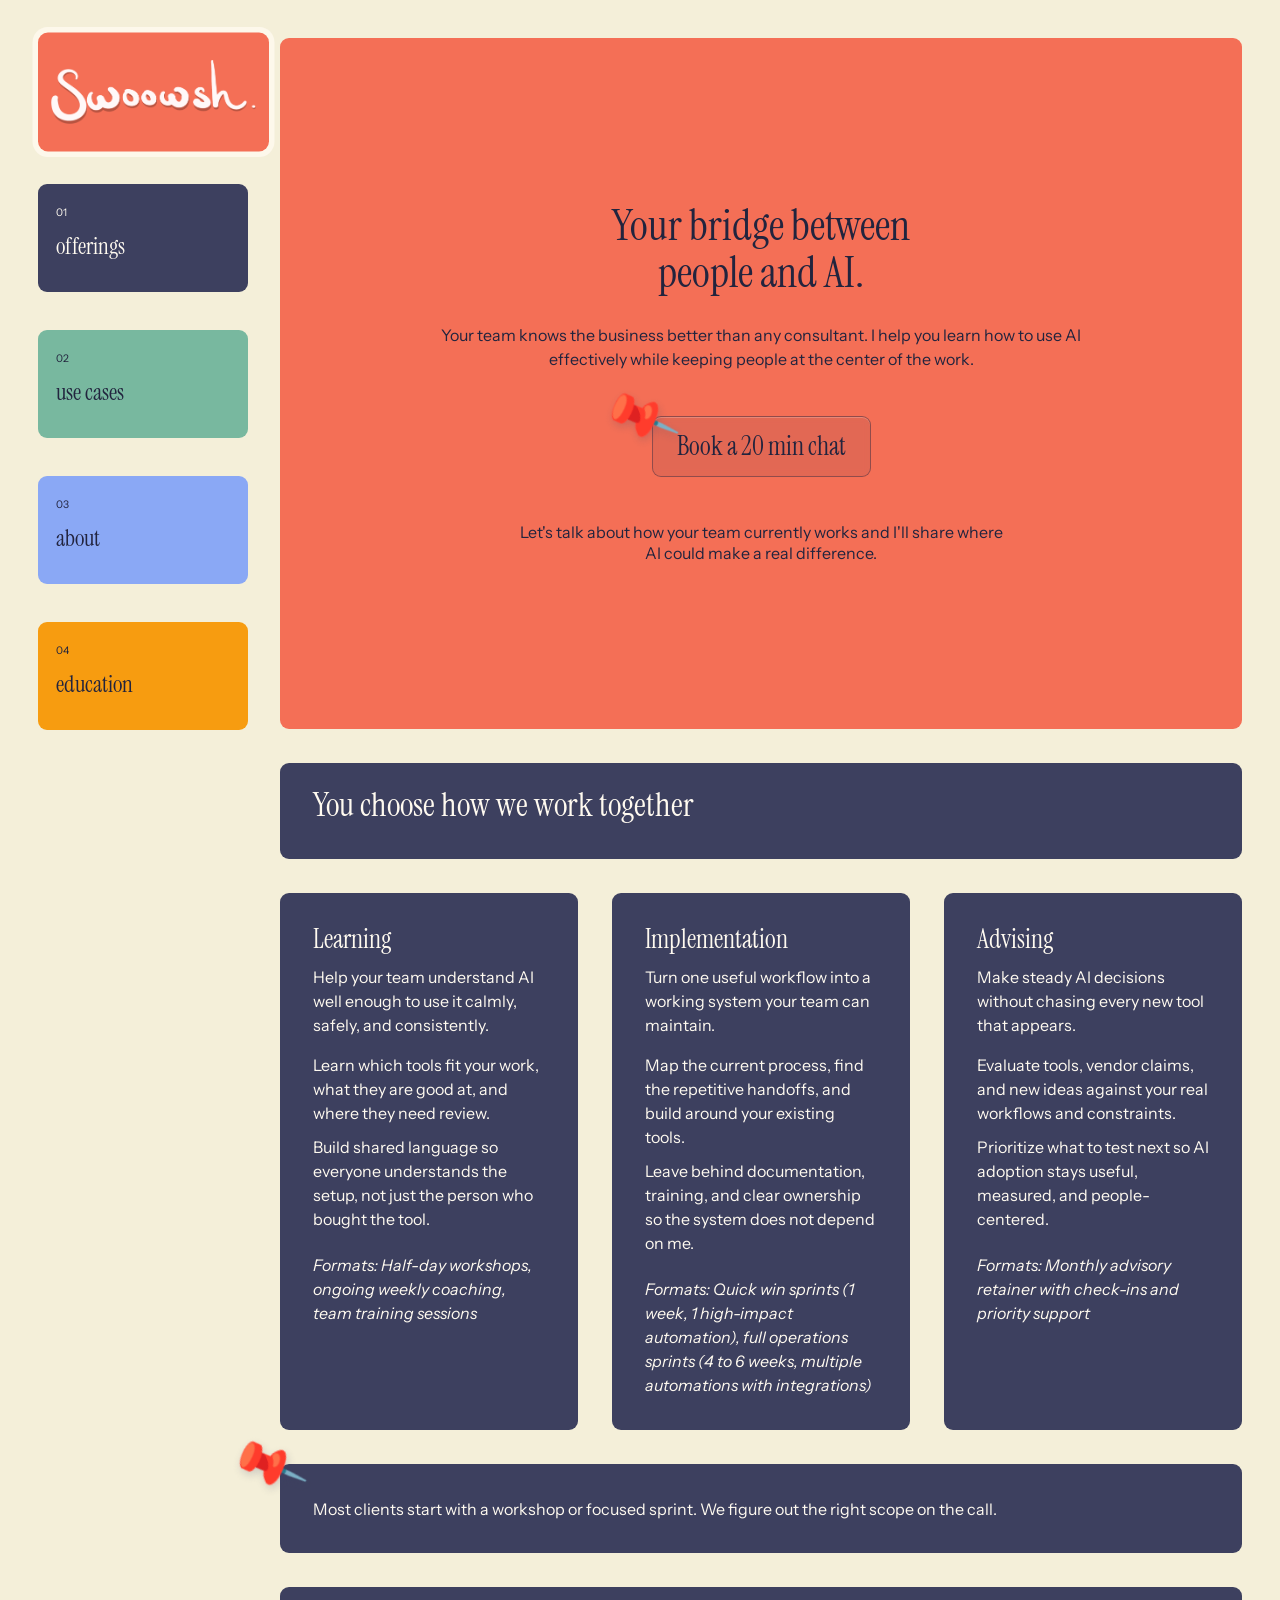
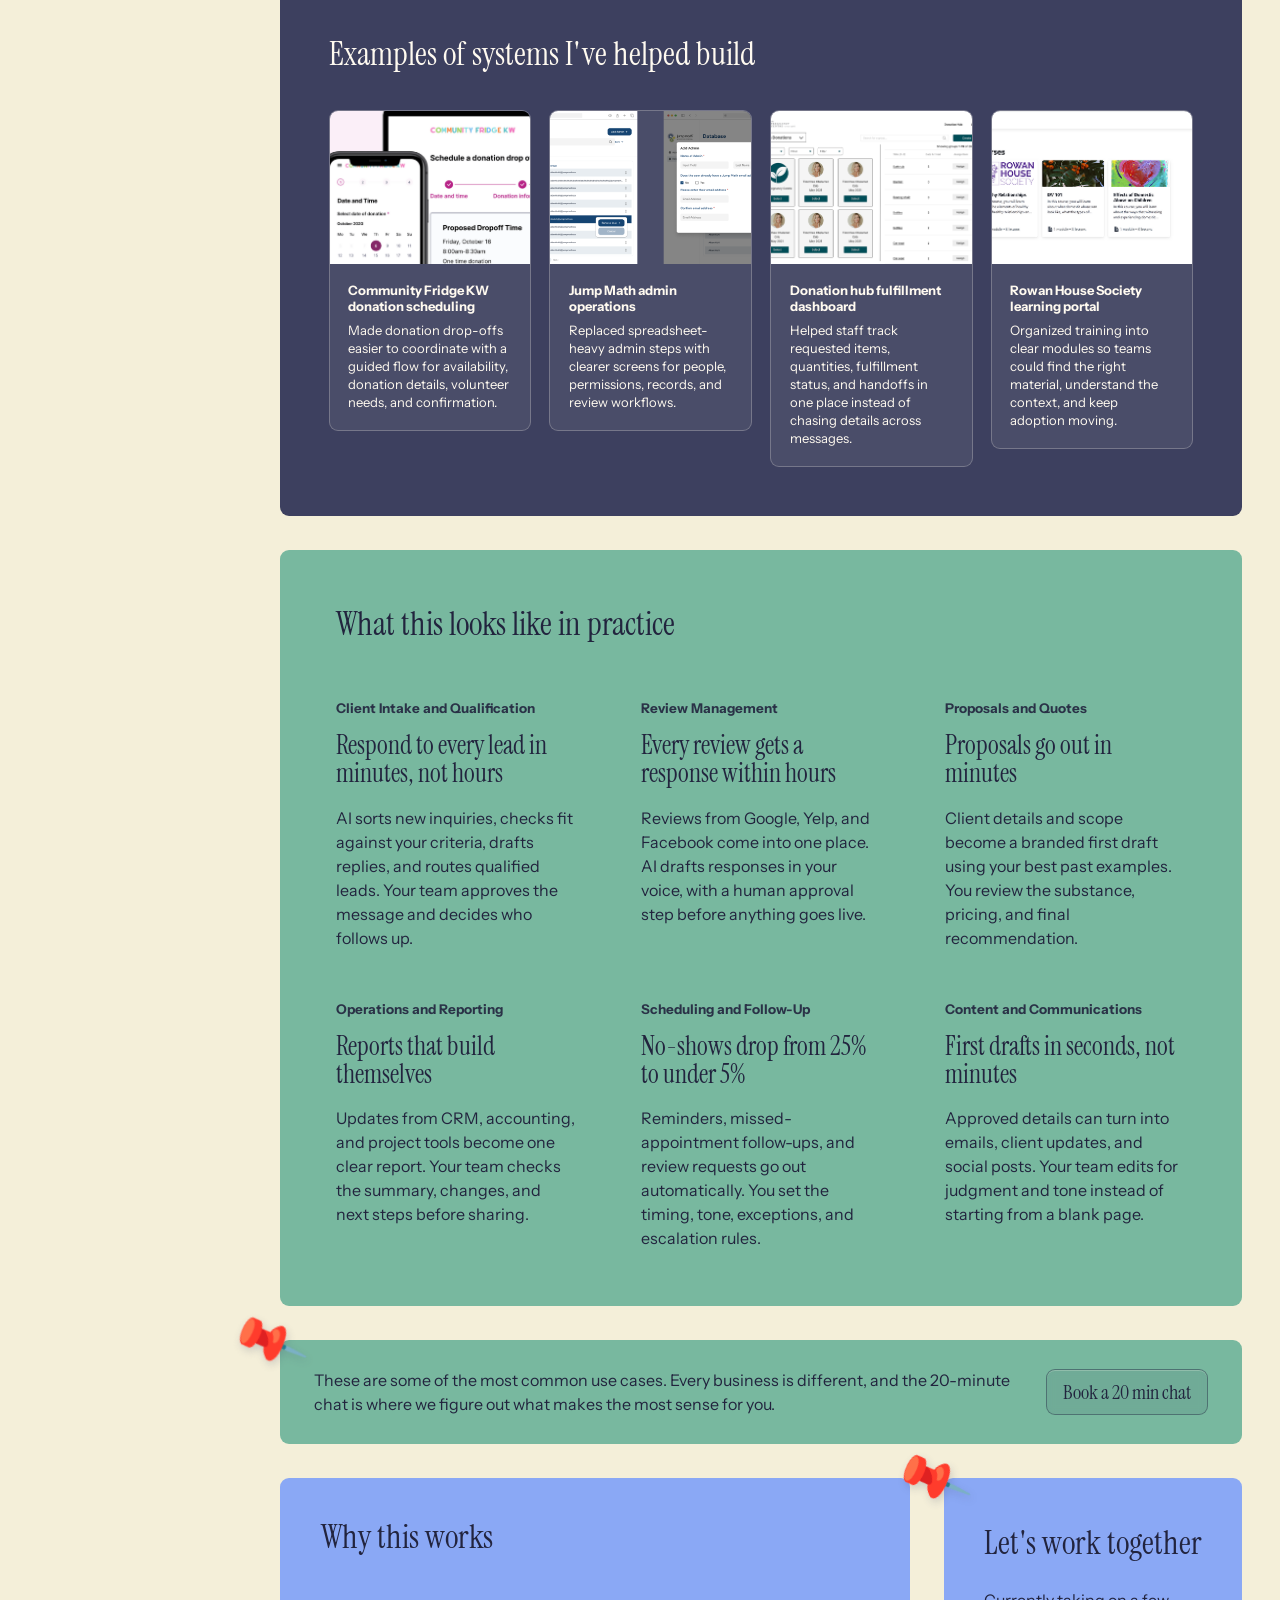
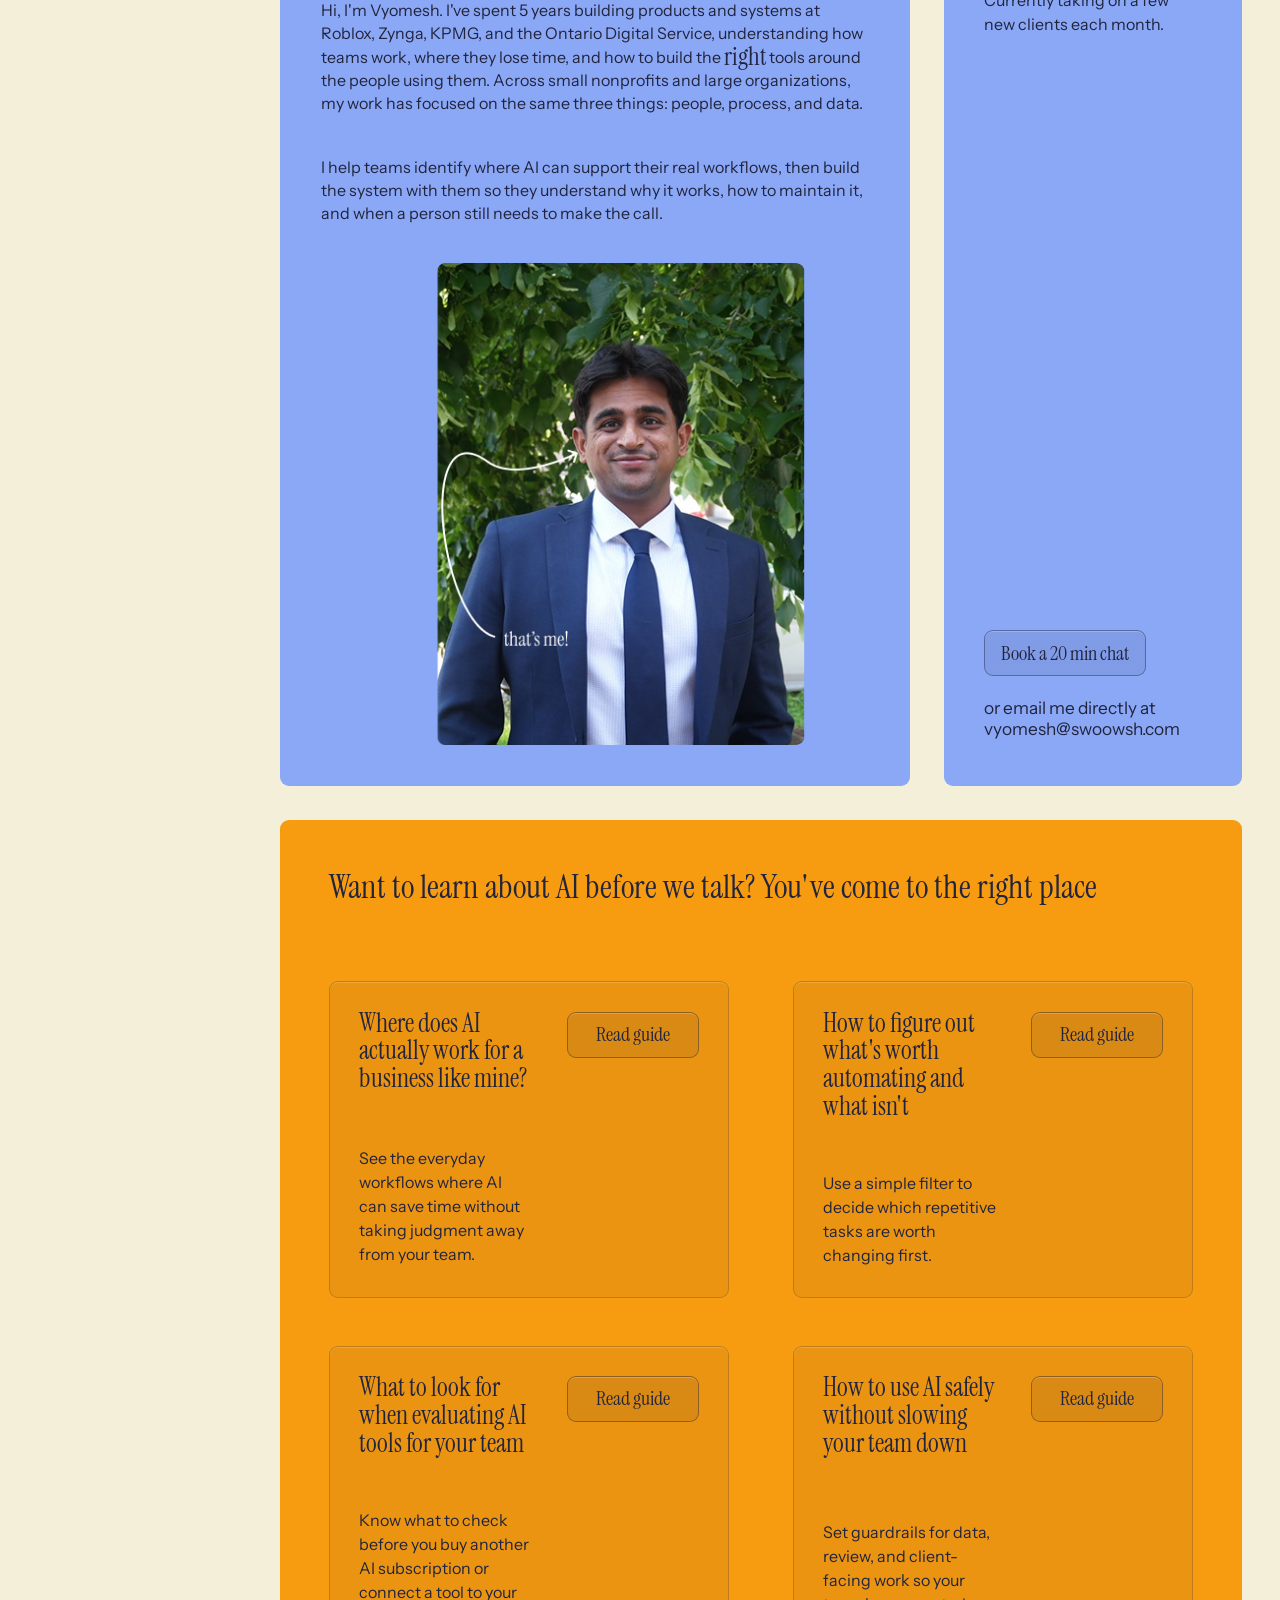
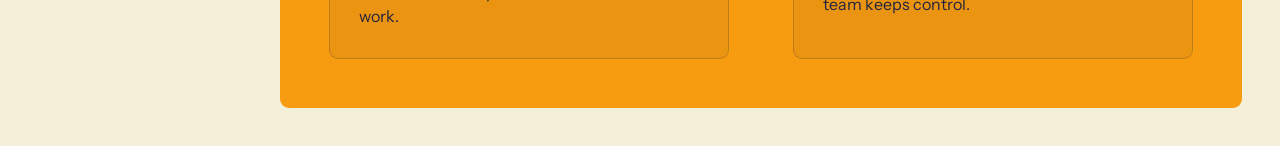
<file: index.html>
<!doctype html>
<html lang="en">
  <head>
    <meta charset="utf-8">
    <meta name="viewport" content="width=device-width, initial-scale=1">
    <meta http-equiv="Cache-Control" content="no-store">
    <meta http-equiv="Pragma" content="no-cache">
    <meta http-equiv="Expires" content="0">
    <title>Swoowsh | AI systems for service businesses</title>
    <meta
      name="description"
      content="Swoowsh helps service businesses learn, implement, and improve practical AI workflows."
    >
    <link rel="preconnect" href="https://fonts.googleapis.com">
    <link rel="preconnect" href="https://fonts.gstatic.com" crossorigin>
    <link
      href="https://fonts.googleapis.com/css2?family=Instrument+Sans:wght@400;500;600;700&family=Instrument+Serif:ital@0;1&display=swap"
      rel="stylesheet"
    >
    <link rel="icon" type="image/png" href="assets/favicon.png?v=20260526-07">
    <link rel="stylesheet" href="styles.css?v=20260527-01">
  </head>
  <body>
    <a class="skip-link" href="#main">Skip to content</a>

    <nav class="rail" aria-label="Primary navigation">
      <a class="brand-mark" href="#offerings" aria-label="Swoowsh home">
        <img src="assets/swoowsh-logo-cropped.png" alt="Swoowsh.">
      </a>
      <button class="mobile-nav-toggle" type="button" aria-expanded="false" aria-controls="primary-menu">
        <span class="mobile-nav-label">Menu</span>
        <span aria-hidden="true">⌄</span>
      </button>
      <div id="primary-menu" class="rail-menu">
        <a class="rail-link rail-link-offerings" href="#work-together"><span>01</span> offerings</a>
        <a class="rail-link rail-link-use-cases" href="#use-cases"><span>02</span> use cases</a>
        <a class="rail-link rail-link-about" href="#about"><span>03</span> about</a>
        <a class="rail-link rail-link-education" href="#education"><span>04</span> education</a>
      </div>
    </nav>

    <main id="main">
      <section id="offerings" class="page page-hero" aria-labelledby="hero-title">
        <div class="hero-panel">
          <div class="hero-copy">
            <p class="eyebrow">Swoowsh.</p>
            <h1 id="hero-title">
              <span>Your bridge between</span>
              <span>people and AI.</span>
            </h1>
            <p>
              Your team knows the business better than any consultant. I help you learn how to use
              AI effectively while keeping people at the center of the work.
            </p>
          </div>
          <div class="hero-action">
            <div class="hero-cta-wrap">
              <span class="pin pin-hero" aria-hidden="true">📌</span>
              <a class="button button-light" href="https://calendar.app.google/s9gJ3HXkcS8mfSuB8">Book a 20 min chat</a>
            </div>
            <p>Let's talk about how your team currently works and I'll share where AI could make a real difference.</p>
          </div>
        </div>
      </section>

      <section id="work-together" class="page page-offerings" aria-labelledby="offerings-title">
        <div class="stacked-cards">
          <article class="offering-card intro-card">
            <h2 id="offerings-title">You choose how we work together</h2>
          </article>
          <article class="offering-card">
            <h3>Learning</h3>
            <p>
              Help your team understand AI well enough to use it calmly, safely, and consistently.
            </p>
            <ul>
              <li>Learn which tools fit your work, what they are good at, and where they need review.</li>
              <li>Build shared language so everyone understands the setup, not just the person who bought the tool.</li>
            </ul>
            <p class="format-line"><em>Formats: Half-day workshops, ongoing weekly coaching, team training sessions</em></p>
          </article>
          <article class="offering-card">
            <h3>Implementation</h3>
            <p>
              Turn one useful workflow into a working system your team can maintain.
            </p>
            <ul>
              <li>Map the current process, find the repetitive handoffs, and build around your existing tools.</li>
              <li>Leave behind documentation, training, and clear ownership so the system does not depend on me.</li>
            </ul>
            <p class="format-line"><em>Formats: Quick win sprints (1 week, 1 high-impact automation), full operations sprints (4 to 6 weeks, multiple automations with integrations)</em></p>
          </article>
          <article class="offering-card">
            <h3>Advising</h3>
            <p>
              Make steady AI decisions without chasing every new tool that appears.
            </p>
            <ul>
              <li>Evaluate tools, vendor claims, and new ideas against your real workflows and constraints.</li>
              <li>Prioritize what to test next so AI adoption stays useful, measured, and people-centered.</li>
            </ul>
            <p class="format-line"><em>Formats: Monthly advisory retainer with check-ins and priority support</em></p>
          </article>
        </div>
        <aside class="note-card">
          <span class="pin pin-note" aria-hidden="true">📌</span>
          Most clients start with a workshop or focused sprint. We figure out the right scope on the call.
        </aside>
        <aside class="proof-strip" aria-labelledby="proof-title">
          <div class="proof-heading">
            <h2 id="proof-title">Examples of systems I've helped build</h2>
          </div>
          <div class="proof-grid">
            <figure class="proof-card">
              <img src="assets/proof-community-fridge-flow.png?v=20260526-07" alt="A multi-step donation scheduling flow for Community Fridge KW">
              <figcaption>
                <span>Community Fridge KW donation scheduling</span>
                Made donation drop-offs easier to coordinate with a guided flow for availability,
                donation details, volunteer needs, and confirmation.
              </figcaption>
            </figure>
            <figure class="proof-card">
              <img src="assets/proof-admin-database.png?v=20260526-07" alt="An admin database interface with a modal for adding an admin">
              <figcaption>
                <span>Jump Math admin operations</span>
                Replaced spreadsheet-heavy admin steps with clearer screens for people, permissions,
                records, and review workflows.
              </figcaption>
            </figure>
            <figure class="proof-card">
              <img src="assets/proof-donation-hub.png?v=20260526-07" alt="A donation hub admin dashboard for open donations and item assignment">
              <figcaption>
                <span>Donation hub fulfillment dashboard</span>
                Helped staff track requested items, quantities, fulfillment status, and handoffs in one
                place instead of chasing details across messages.
              </figcaption>
            </figure>
            <figure class="proof-card">
              <img src="assets/proof-course-cards.png?v=20260526-07" alt="A course page with AI and education course cards">
              <figcaption>
                <span>Rowan House Society learning portal</span>
                Organized training into clear modules so teams could find the right material, understand
                the context, and keep adoption moving.
              </figcaption>
            </figure>
          </div>
        </aside>
      </section>

      <section id="use-cases" class="page page-use-cases" aria-labelledby="use-cases-title">
        <div class="use-case-panel">
          <h2 id="use-cases-title">What this looks like in practice</h2>
          <div class="use-case-grid" aria-label="Examples of AI workflow support">
            <article class="use-case-item">
              <p class="kicker">Client Intake and Qualification</p>
              <h3>Respond to every lead in minutes, not hours</h3>
              <p>
                AI sorts new inquiries, checks fit against your criteria, drafts replies, and routes qualified leads.
                Your team approves the message and decides who follows up.
              </p>
            </article>
            <article class="use-case-item">
              <p class="kicker">Review Management</p>
              <h3>Every review gets a response within hours</h3>
              <p>
                Reviews from Google, Yelp, and Facebook come into one place. AI drafts responses in your voice,
                with a human approval step before anything goes live.
              </p>
            </article>
            <article class="use-case-item">
              <p class="kicker">Proposals and Quotes</p>
              <h3>Proposals go out in minutes</h3>
              <p>
                Client details and scope become a branded first draft using your best past examples.
                You review the substance, pricing, and final recommendation.
              </p>
            </article>
            <article class="use-case-item">
              <p class="kicker">Operations and Reporting</p>
              <h3>Reports that build themselves</h3>
              <p>
                Updates from CRM, accounting, and project tools become one clear report.
                Your team checks the summary, changes, and next steps before sharing.
              </p>
            </article>
            <article class="use-case-item">
              <p class="kicker">Scheduling and Follow-Up</p>
              <h3>No-shows drop from 25% to under 5%</h3>
              <p>
                Reminders, missed-appointment follow-ups, and review requests go out automatically.
                You set the timing, tone, exceptions, and escalation rules.
              </p>
            </article>
            <article class="use-case-item">
              <p class="kicker">Content and Communications</p>
              <h3>First drafts in seconds, not minutes</h3>
              <p>
                Approved details can turn into emails, client updates, and social posts.
                Your team edits for judgment and tone instead of starting from a blank page.
              </p>
            </article>
          </div>
        </div>
        <aside class="quote-card">
          <span class="pin pin-quote" aria-hidden="true">📌</span>
          <p>
            These are some of the most common use cases. Every business is different, and the 20-minute
            chat is where we figure out what makes the most sense for you.
          </p>
          <a class="button button-light" href="https://calendar.app.google/s9gJ3HXkcS8mfSuB8">Book a 20 min chat</a>
        </aside>
      </section>

      <section id="about" class="page page-about" aria-labelledby="about-title">
        <div class="about-wrap">
          <div class="about-grid">
            <article class="about-copy">
              <h2 id="about-title">Why this works</h2>
              <p>
                Hi, I'm Vyomesh. I've spent 5 years building products and systems at Roblox, Zynga,
                KPMG, and the Ontario Digital Service, understanding how teams work, where they lose
                time, and how to build the <span class="serif-emphasis">right</span> tools around
                the people using them. Across small nonprofits and large organizations, my work has
                focused on the same three things: people, process, and data.
              </p>
              <p>
                I help teams identify where AI can support their real workflows, then build the system
                with them so they understand why it works, how to maintain it, and when a person still
                needs to make the call.
              </p>
            </article>
            <figure class="portrait-card">
              <img src="assets/vyomesh-portrait-annotated.png" alt="Vyomesh standing outdoors in a navy suit with a handwritten note saying that's me">
            </figure>
          </div>
          <div class="cta-band">
            <span class="pin pin-cta" aria-hidden="true">📌</span>
            <div>
              <h2>Let's work together</h2>
              <p>Currently taking on a few new clients each month.</p>
            </div>
            <div class="cta-actions">
              <a class="button button-light" href="https://calendar.app.google/s9gJ3HXkcS8mfSuB8">Book a 20 min chat</a>
              <a href="mailto:vyomesh@swoowsh.com">or email me directly at vyomesh@swoowsh.com</a>
            </div>
          </div>
        </div>
      </section>

      <section id="education" class="page page-education" aria-labelledby="education-title">
        <div class="education-panel">
          <h2 id="education-title">Want to learn about AI before we talk? You've come to the right place</h2>
          <div class="question-list" role="list">
            <a role="listitem" href="ai-for-business.html">
              <span>Read guide</span>
              <h3>Where does AI actually work for a business like mine?</h3>
              <p>See the everyday workflows where AI can save time without taking judgment away from your team.</p>
            </a>
            <a role="listitem" href="worth-automating.html">
              <span>Read guide</span>
              <h3>How to figure out what's worth automating and what isn't</h3>
              <p>Use a simple filter to decide which repetitive tasks are worth changing first.</p>
            </a>
            <a role="listitem" href="evaluating-ai-tools.html">
              <span>Read guide</span>
              <h3>What to look for when evaluating AI tools for your team</h3>
              <p>Know what to check before you buy another AI subscription or connect a tool to your work.</p>
            </a>
            <a role="listitem" href="ai-safety.html">
              <span>Read guide</span>
              <h3>How to use AI safely without slowing your team down</h3>
              <p>Set guardrails for data, review, and client-facing work so your team keeps control.</p>
            </a>
          </div>
        </div>
      </section>
    </main>

    <script src="script.js?v=20260526-07"></script>
  </body>
</html>
</file>
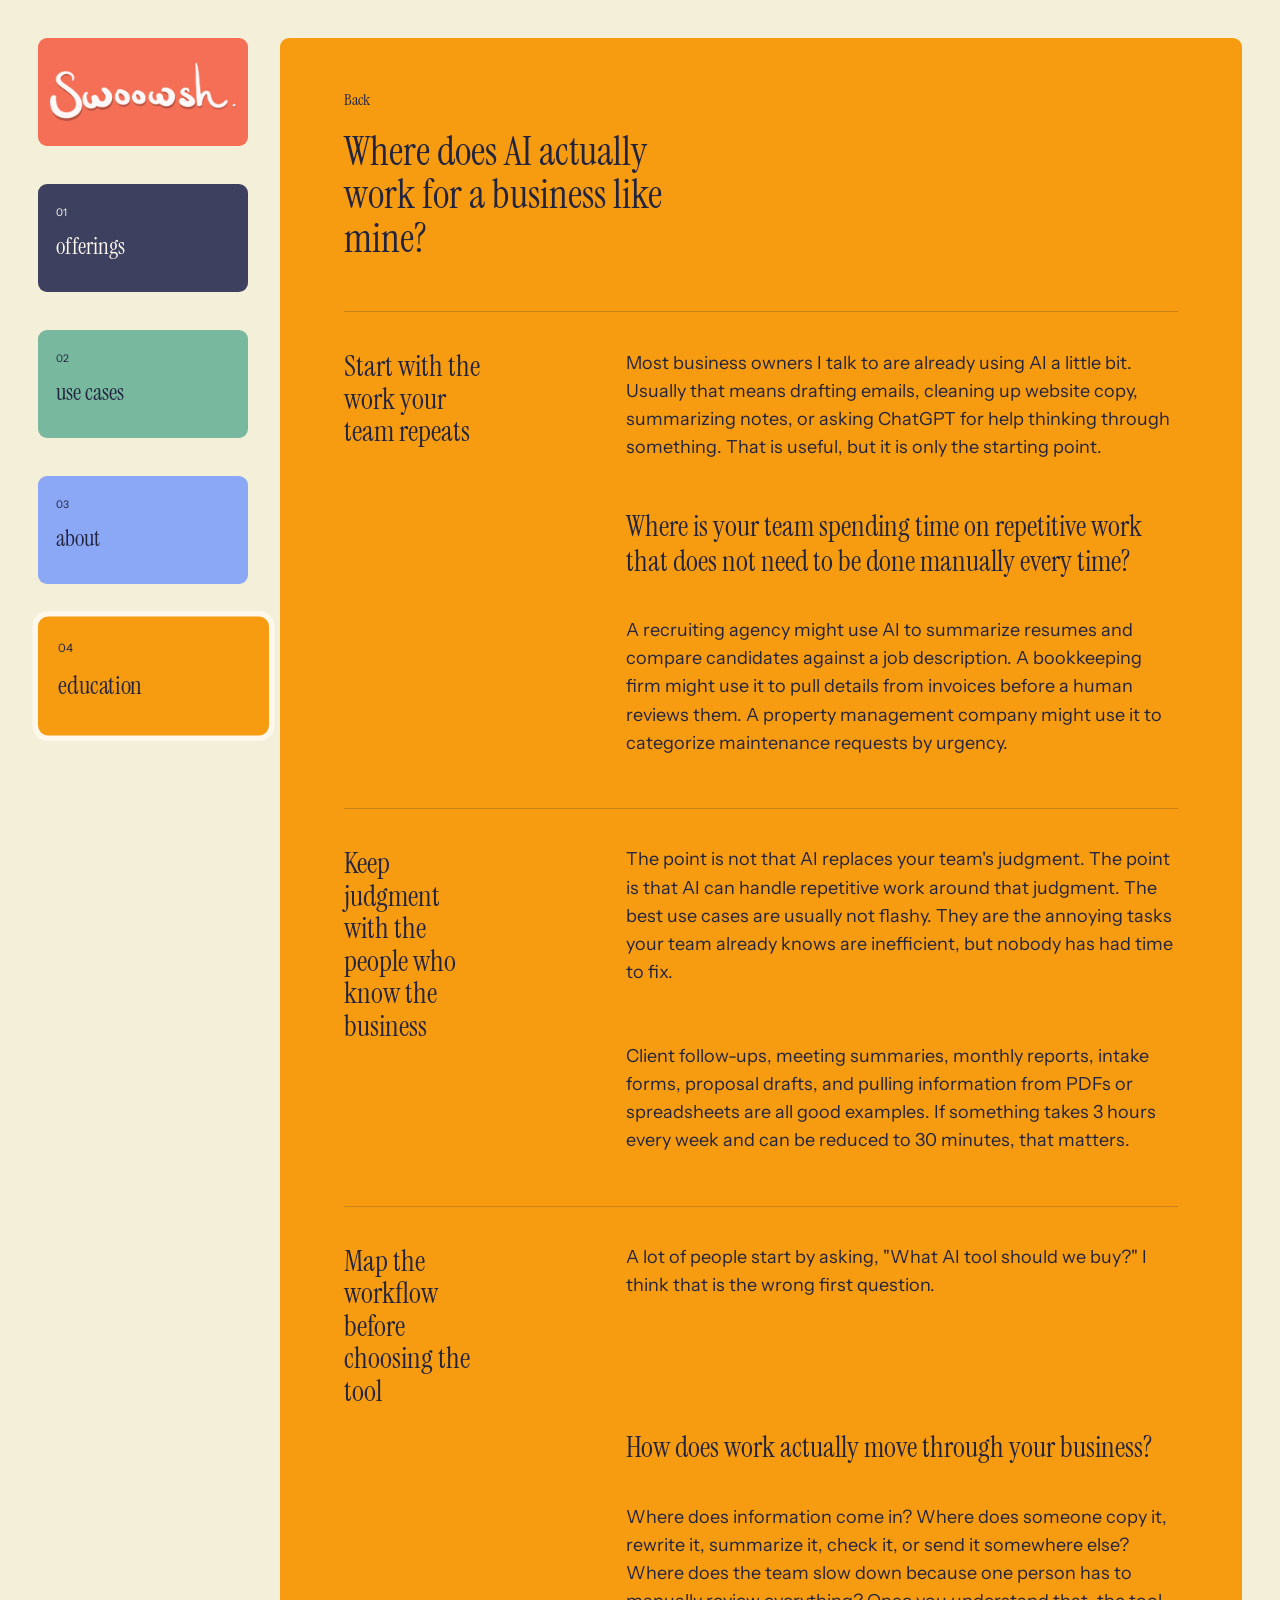
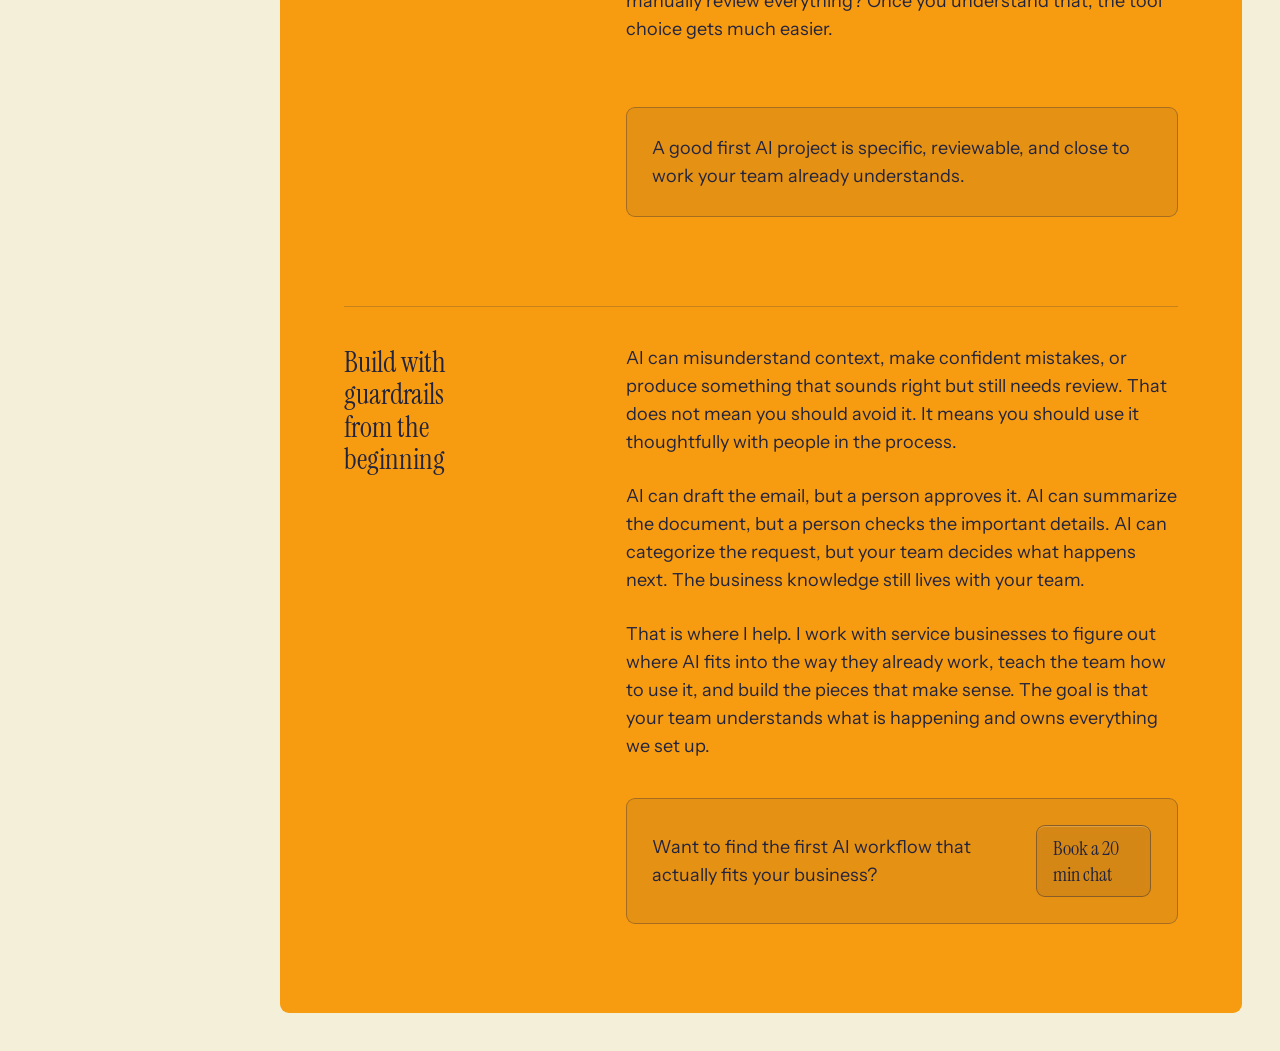
<file: ai-for-business.html>
<!doctype html>
<html lang="en">
  <head>
    <meta charset="utf-8">
    <meta name="viewport" content="width=device-width, initial-scale=1">
    <meta http-equiv="Cache-Control" content="no-store">
    <meta http-equiv="Pragma" content="no-cache">
    <meta http-equiv="Expires" content="0">
    <title>Where AI actually works for businesses | Swoowsh</title>
    <meta
      name="description"
      content="A plain-language guide to how AI can help service businesses automate tedious work while keeping people in control."
    >
    <link rel="preconnect" href="https://fonts.googleapis.com">
    <link rel="preconnect" href="https://fonts.gstatic.com" crossorigin>
    <link
      href="https://fonts.googleapis.com/css2?family=Instrument+Sans:wght@400;500;600;700&family=Instrument+Serif:ital@0;1&display=swap"
      rel="stylesheet"
    >
    <link rel="icon" type="image/png" href="assets/favicon.png?v=20260526-07">
    <link rel="stylesheet" href="styles.css?v=20260526-07">
  </head>
  <body>
    <a class="skip-link" href="#article">Skip to content</a>

    <nav class="rail" aria-label="Primary navigation">
      <a class="brand-mark" href="index.html#offerings" aria-label="Swoowsh home">
        <img src="assets/swoowsh-logo-cropped.png" alt="Swoowsh.">
      </a>
      <button class="mobile-nav-toggle" type="button" aria-expanded="false" aria-controls="primary-menu">
        <span class="mobile-nav-label">Menu</span>
        <span aria-hidden="true">⌄</span>
      </button>
      <div id="primary-menu" class="rail-menu">
        <a class="rail-link rail-link-offerings" href="index.html#work-together"><span>01</span> offerings</a>
        <a class="rail-link rail-link-use-cases" href="index.html#use-cases"><span>02</span> use cases</a>
        <a class="rail-link rail-link-about" href="index.html#about"><span>03</span> about</a>
        <a class="rail-link rail-link-education is-active" href="index.html#education"><span>04</span> education</a>
      </div>
    </nav>

    <main id="article" class="article-page">
      <article class="article-panel">
        <a class="back-link" href="index.html#education">Back</a>
        <h1>Where does AI actually work for a business like mine?</h1>
        <section class="article-section">
          <h2>Start with the work your team repeats</h2>
          <p>
            Most business owners I talk to are already using AI a little bit. Usually that means drafting
            emails, cleaning up website copy, summarizing notes, or asking ChatGPT for help thinking
            through something. That is useful, but it is only the starting point.
          </p>
          <p class="article-pull-quote">
            Where is your team spending time on repetitive work that does not need to be done manually
            every time?
          </p>
          <p>
            A recruiting agency might use AI to summarize resumes and compare candidates against a job
            description. A bookkeeping firm might use it to pull details from invoices before a human
            reviews them. A property management company might use it to categorize maintenance requests
            by urgency.
          </p>
        </section>
        <section class="article-section">
          <h2>Keep judgment with the people who know the business</h2>
          <p>
            The point is not that AI replaces your team's judgment. The point is that AI can handle
            repetitive work around that judgment. The best use cases are usually not flashy. They are the
            annoying tasks your team already knows are inefficient, but nobody has had time to fix.
          </p>
          <p>
            Client follow-ups, meeting summaries, monthly reports, intake forms, proposal drafts, and
            pulling information from PDFs or spreadsheets are all good examples. If something takes 3
            hours every week and can be reduced to 30 minutes, that matters.
          </p>
        </section>
        <section class="article-section">
          <h2>Map the workflow before choosing the tool</h2>
          <p>
            A lot of people start by asking, "What AI tool should we buy?" I think that is the wrong first
            question.
          </p>
          <p class="article-pull-quote">
            How does work actually move through your business?
          </p>
          <p>
            Where does information come in? Where does someone copy it, rewrite it, summarize it,
            check it, or send it somewhere else? Where does the team slow down because one person has
            to manually review everything? Once you understand that, the tool choice gets much easier.
          </p>
          <div class="article-note">
            <p>
              A good first AI project is specific, reviewable, and close to work your team already
              understands.
            </p>
          </div>
        </section>
        <section class="article-section">
          <h2>Build with guardrails from the beginning</h2>
          <p>
            AI can misunderstand context, make confident mistakes, or produce something that sounds
            right but still needs review. That does not mean you should avoid it. It means you should
            use it thoughtfully with people in the process.
          </p>
          <p>
            AI can draft the email, but a person approves it. AI can summarize the document, but a
            person checks the important details. AI can categorize the request, but your team decides
            what happens next. The business knowledge still lives with your team.
          </p>
          <p>
            That is where I help. I work with service businesses to figure out where AI fits into the way
            they already work, teach the team how to use it, and build the pieces that make sense. The
            goal is that your team understands what is happening and owns everything we set up.
          </p>
        </section>
        <div class="article-note article-cta">
          <p>Want to find the first AI workflow that actually fits your business?</p>
          <a class="button button-light" href="https://calendar.app.google/s9gJ3HXkcS8mfSuB8">Book a 20 min chat</a>
        </div>
      </article>
    </main>
    <script src="script.js?v=20260526-07"></script>
  </body>
</html>
</file>
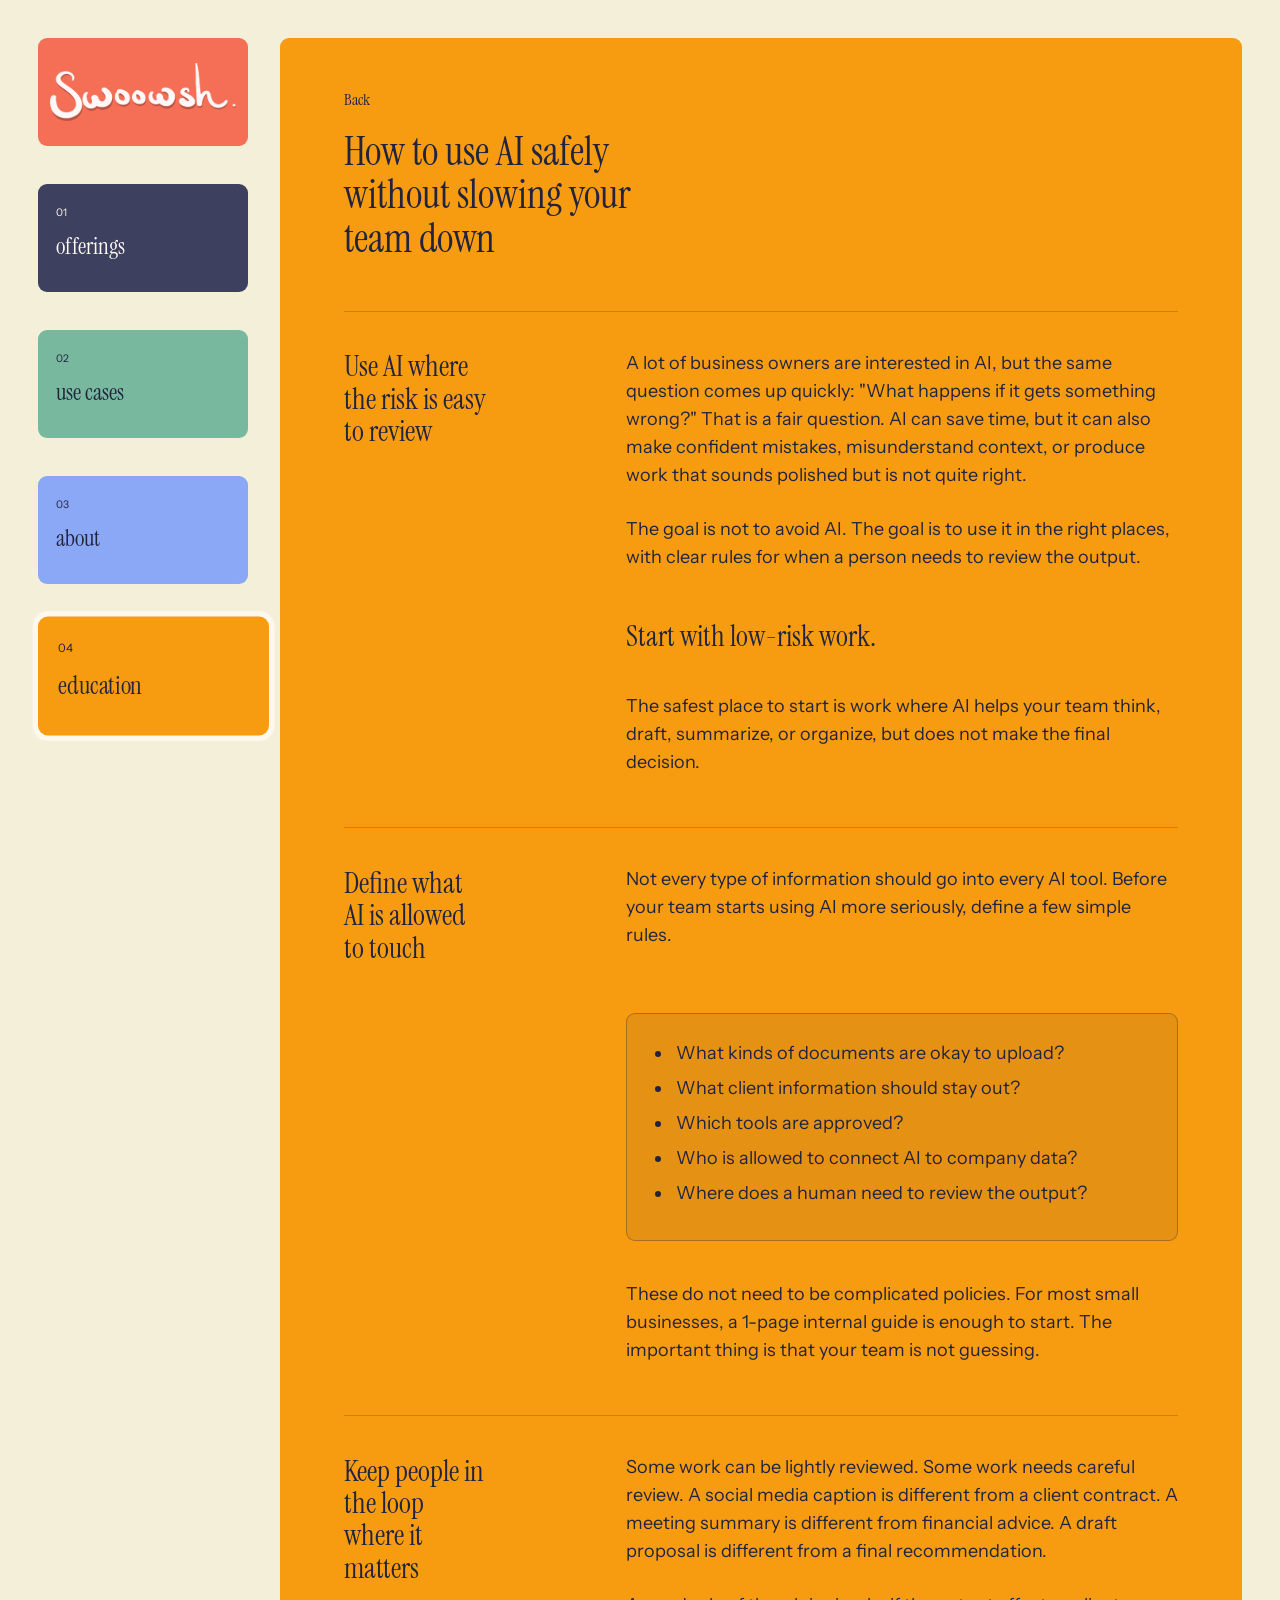
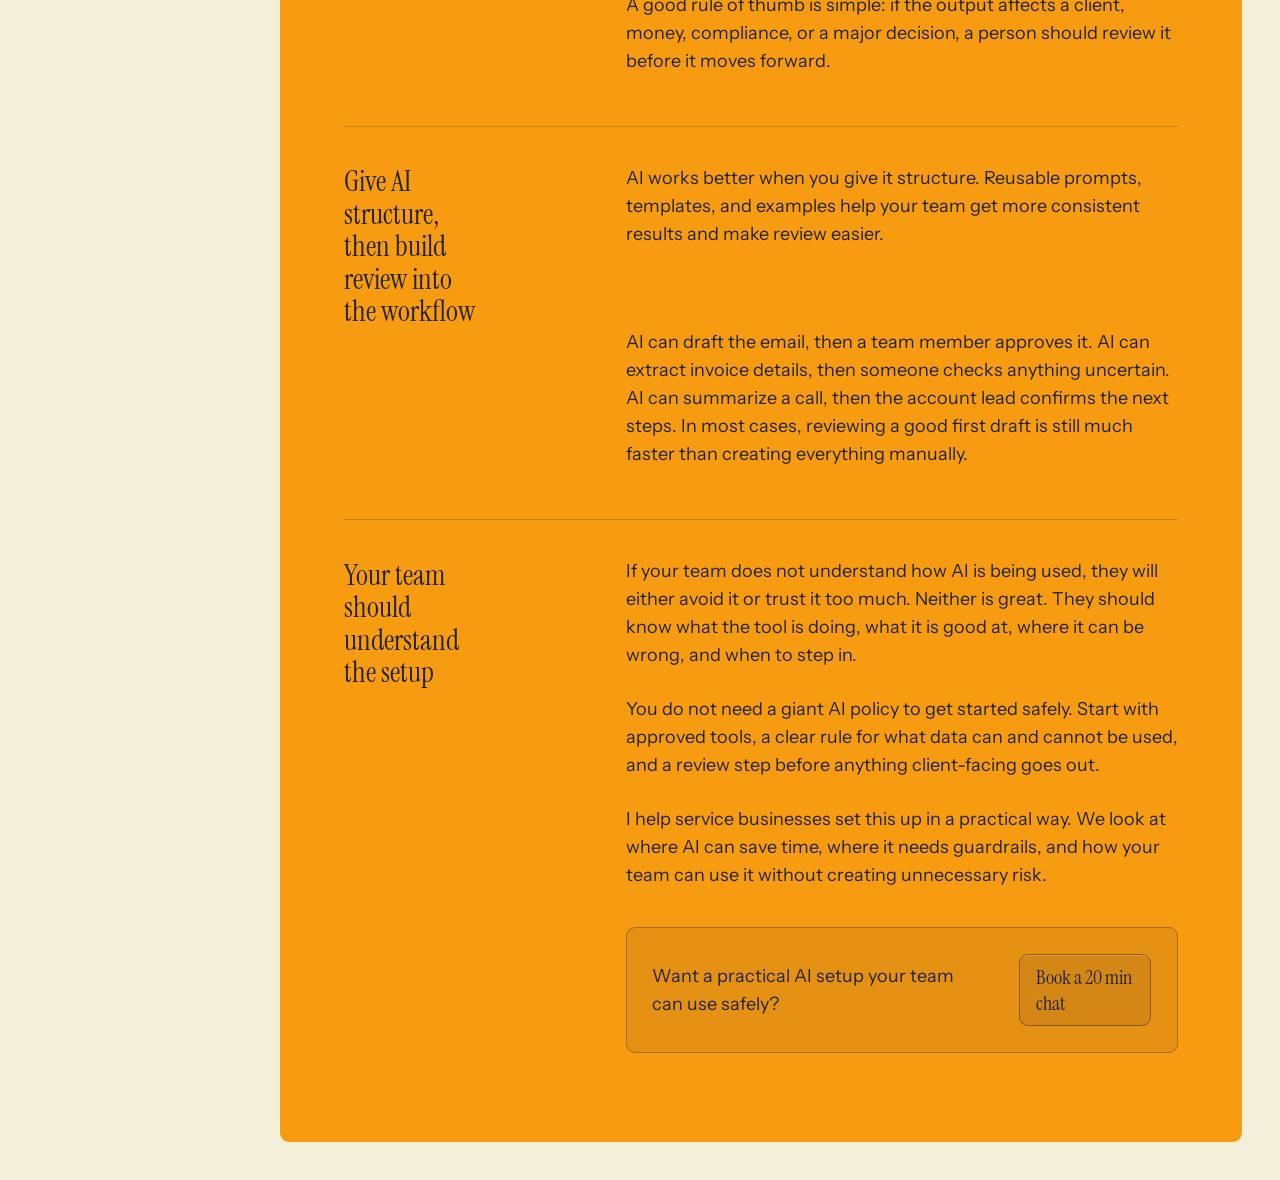
<file: ai-safety.html>
<!doctype html>
<html lang="en">
  <head>
    <meta charset="utf-8">
    <meta name="viewport" content="width=device-width, initial-scale=1">
    <meta http-equiv="Cache-Control" content="no-store">
    <meta http-equiv="Pragma" content="no-cache">
    <meta http-equiv="Expires" content="0">
    <title>How to use AI safely without slowing your team down | Swoowsh</title>
    <meta
      name="description"
      content="A practical guide to using AI safely in your business with clear review steps, guardrails, and team ownership."
    >
    <link rel="preconnect" href="https://fonts.googleapis.com">
    <link rel="preconnect" href="https://fonts.gstatic.com" crossorigin>
    <link
      href="https://fonts.googleapis.com/css2?family=Instrument+Sans:wght@400;500;600;700&family=Instrument+Serif:ital@0;1&display=swap"
      rel="stylesheet"
    >
    <link rel="icon" type="image/png" href="assets/favicon.png?v=20260526-07">
    <link rel="stylesheet" href="styles.css?v=20260526-07">
  </head>
  <body>
    <a class="skip-link" href="#article">Skip to content</a>

    <nav class="rail" aria-label="Primary navigation">
      <a class="brand-mark" href="index.html#offerings" aria-label="Swoowsh home">
        <img src="assets/swoowsh-logo-cropped.png" alt="Swoowsh.">
      </a>
      <button class="mobile-nav-toggle" type="button" aria-expanded="false" aria-controls="primary-menu">
        <span class="mobile-nav-label">Menu</span>
        <span aria-hidden="true">⌄</span>
      </button>
      <div id="primary-menu" class="rail-menu">
        <a class="rail-link rail-link-offerings" href="index.html#work-together"><span>01</span> offerings</a>
        <a class="rail-link rail-link-use-cases" href="index.html#use-cases"><span>02</span> use cases</a>
        <a class="rail-link rail-link-about" href="index.html#about"><span>03</span> about</a>
        <a class="rail-link rail-link-education is-active" href="index.html#education"><span>04</span> education</a>
      </div>
    </nav>

    <main id="article" class="article-page">
      <article class="article-panel">
        <a class="back-link" href="index.html#education">Back</a>
        <h1>How to use AI safely without slowing your team down</h1>
        <section class="article-section">
          <h2>Use AI where the risk is easy to review</h2>
          <p>
            A lot of business owners are interested in AI, but the same question comes up quickly:
            "What happens if it gets something wrong?" That is a fair question. AI can save time, but
            it can also make confident mistakes, misunderstand context, or produce work that sounds
            polished but is not quite right.
          </p>
          <p>
            The goal is not to avoid AI. The goal is to use it in the right places, with clear rules
            for when a person needs to review the output.
          </p>
          <p class="article-pull-quote">Start with low-risk work.</p>
          <p>
            The safest place to start is work where AI helps your team think, draft, summarize, or
            organize, but does not make the final decision.
          </p>
        </section>
        <section class="article-section">
          <h2>Define what AI is allowed to touch</h2>
          <p>
            Not every type of information should go into every AI tool. Before your team starts using
            AI more seriously, define a few simple rules.
          </p>
          <div class="article-note">
            <ul>
              <li>What kinds of documents are okay to upload?</li>
              <li>What client information should stay out?</li>
              <li>Which tools are approved?</li>
              <li>Who is allowed to connect AI to company data?</li>
              <li>Where does a human need to review the output?</li>
            </ul>
          </div>
          <p>
            These do not need to be complicated policies. For most small businesses, a 1-page internal
            guide is enough to start. The important thing is that your team is not guessing.
          </p>
        </section>
        <section class="article-section">
          <h2>Keep people in the loop where it matters</h2>
          <p>
            Some work can be lightly reviewed. Some work needs careful review. A social media caption
            is different from a client contract. A meeting summary is different from financial advice.
            A draft proposal is different from a final recommendation.
          </p>
          <p>
            A good rule of thumb is simple: if the output affects a client, money, compliance, or a
            major decision, a person should review it before it moves forward.
          </p>
        </section>
        <section class="article-section">
          <h2>Give AI structure, then build review into the workflow</h2>
          <p>
            AI works better when you give it structure. Reusable prompts, templates, and examples help
            your team get more consistent results and make review easier.
          </p>
          <p>
            AI can draft the email, then a team member approves it. AI can extract invoice details,
            then someone checks anything uncertain. AI can summarize a call, then the account lead
            confirms the next steps. In most cases, reviewing a good first draft is still much faster
            than creating everything manually.
          </p>
        </section>
        <section class="article-section">
          <h2>Your team should understand the setup</h2>
          <p>
            If your team does not understand how AI is being used, they will either avoid it or trust
            it too much. Neither is great. They should know what the tool is doing, what it is good at,
            where it can be wrong, and when to step in.
          </p>
          <p>
            You do not need a giant AI policy to get started safely. Start with approved tools, a clear
            rule for what data can and cannot be used, and a review step before anything client-facing
            goes out.
          </p>
          <p>
            I help service businesses set this up in a practical way. We look at where AI can save
            time, where it needs guardrails, and how your team can use it without creating unnecessary
            risk.
          </p>
        </section>
        <div class="article-note article-cta">
          <p>Want a practical AI setup your team can use safely?</p>
          <a class="button button-light" href="https://calendar.app.google/s9gJ3HXkcS8mfSuB8">Book a 20 min chat</a>
        </div>
      </article>
    </main>
    <script src="script.js?v=20260526-07"></script>
  </body>
</html>
</file>
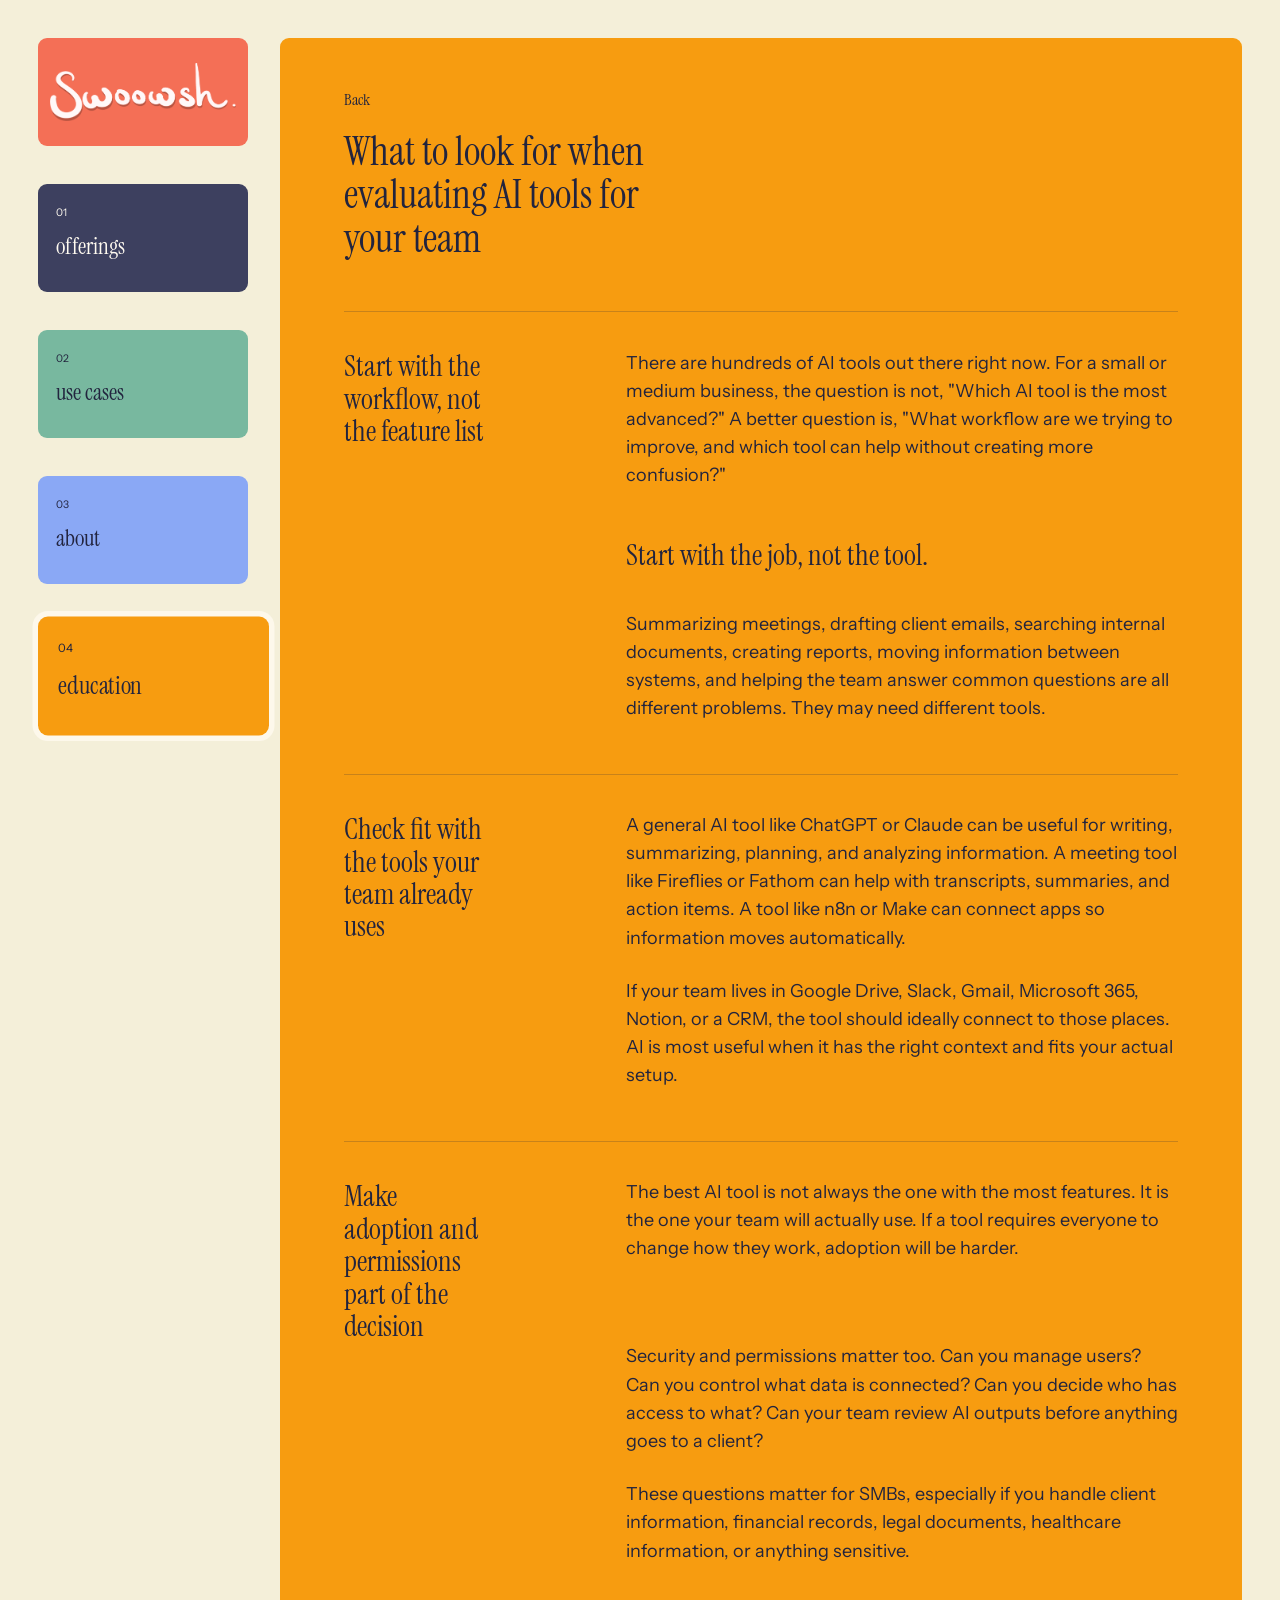
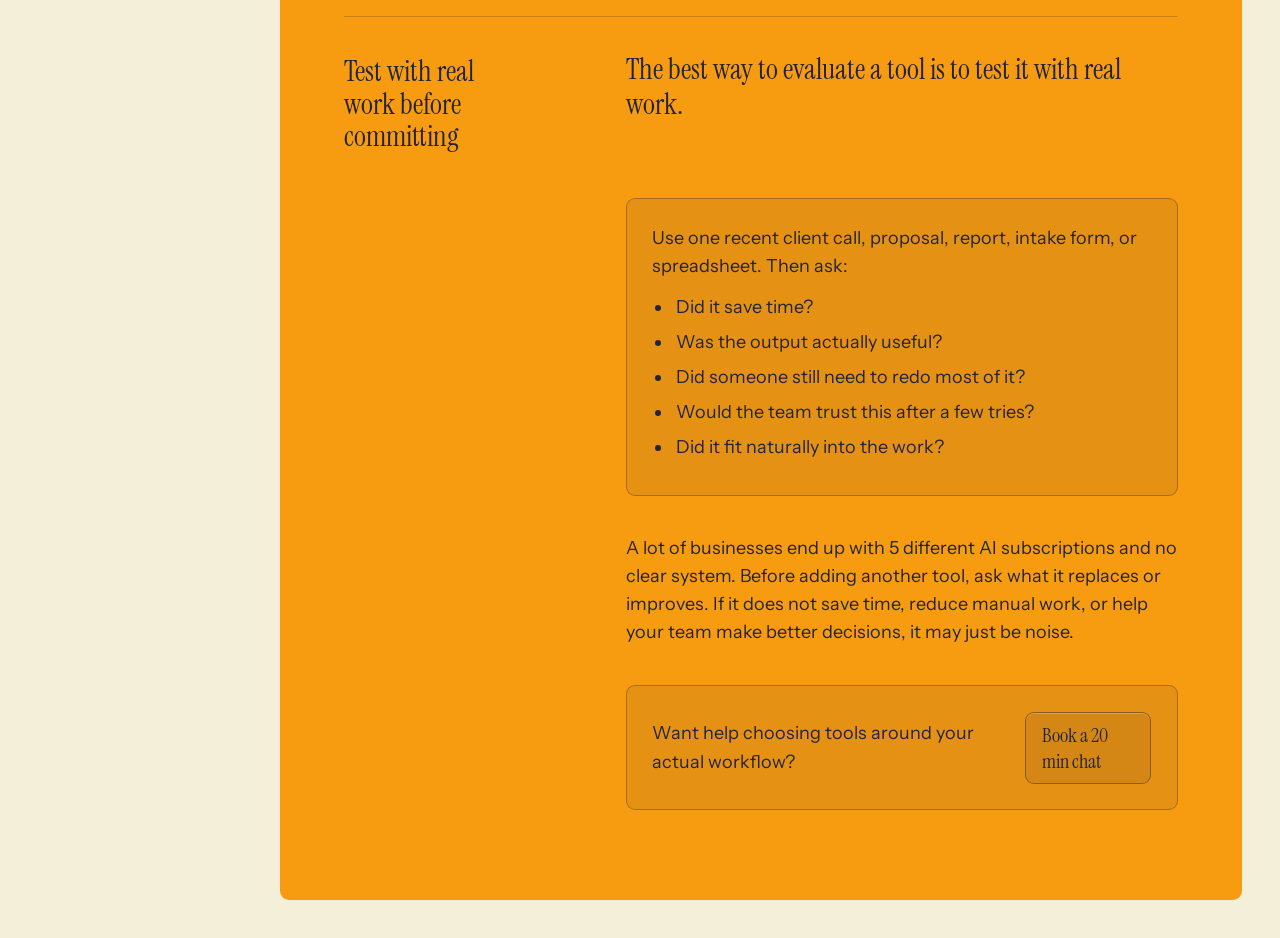
<file: evaluating-ai-tools.html>
<!doctype html>
<html lang="en">
  <head>
    <meta charset="utf-8">
    <meta name="viewport" content="width=device-width, initial-scale=1">
    <meta http-equiv="Cache-Control" content="no-store">
    <meta http-equiv="Pragma" content="no-cache">
    <meta http-equiv="Expires" content="0">
    <title>What to look for when evaluating AI tools for your team | Swoowsh</title>
    <meta
      name="description"
      content="A practical framework for choosing AI tools that fit your team's workflows, data, security needs, and adoption habits."
    >
    <link rel="preconnect" href="https://fonts.googleapis.com">
    <link rel="preconnect" href="https://fonts.gstatic.com" crossorigin>
    <link
      href="https://fonts.googleapis.com/css2?family=Instrument+Sans:wght@400;500;600;700&family=Instrument+Serif:ital@0;1&display=swap"
      rel="stylesheet"
    >
    <link rel="icon" type="image/png" href="assets/favicon.png?v=20260526-07">
    <link rel="stylesheet" href="styles.css?v=20260526-07">
  </head>
  <body>
    <a class="skip-link" href="#article">Skip to content</a>

    <nav class="rail" aria-label="Primary navigation">
      <a class="brand-mark" href="index.html#offerings" aria-label="Swoowsh home">
        <img src="assets/swoowsh-logo-cropped.png" alt="Swoowsh.">
      </a>
      <button class="mobile-nav-toggle" type="button" aria-expanded="false" aria-controls="primary-menu">
        <span class="mobile-nav-label">Menu</span>
        <span aria-hidden="true">⌄</span>
      </button>
      <div id="primary-menu" class="rail-menu">
        <a class="rail-link rail-link-offerings" href="index.html#work-together"><span>01</span> offerings</a>
        <a class="rail-link rail-link-use-cases" href="index.html#use-cases"><span>02</span> use cases</a>
        <a class="rail-link rail-link-about" href="index.html#about"><span>03</span> about</a>
        <a class="rail-link rail-link-education is-active" href="index.html#education"><span>04</span> education</a>
      </div>
    </nav>

    <main id="article" class="article-page">
      <article class="article-panel">
        <a class="back-link" href="index.html#education">Back</a>
        <h1>What to look for when evaluating AI tools for your team</h1>
        <section class="article-section">
          <h2>Start with the workflow, not the feature list</h2>
          <p>
            There are hundreds of AI tools out there right now. For a small or medium business, the
            question is not, "Which AI tool is the most advanced?" A better question is, "What
            workflow are we trying to improve, and which tool can help without creating more
            confusion?"
          </p>
          <p class="article-pull-quote">Start with the job, not the tool.</p>
          <p>
            Summarizing meetings, drafting client emails, searching internal documents, creating
            reports, moving information between systems, and helping the team answer common questions
            are all different problems. They may need different tools.
          </p>
        </section>
        <section class="article-section">
          <h2>Check fit with the tools your team already uses</h2>
          <p>
            A general AI tool like ChatGPT or Claude can be useful for writing, summarizing, planning,
            and analyzing information. A meeting tool like Fireflies or Fathom can help with
            transcripts, summaries, and action items. A tool like n8n or Make can connect apps so
            information moves automatically.
          </p>
          <p>
            If your team lives in Google Drive, Slack, Gmail, Microsoft 365, Notion, or a CRM, the
            tool should ideally connect to those places. AI is most useful when it has the right
            context and fits your actual setup.
          </p>
        </section>
        <section class="article-section">
          <h2>Make adoption and permissions part of the decision</h2>
          <p>
            The best AI tool is not always the one with the most features. It is the one your team
            will actually use. If a tool requires everyone to change how they work, adoption will be
            harder.
          </p>
          <p>
            Security and permissions matter too. Can you manage users? Can you control what data is
            connected? Can you decide who has access to what? Can your team review AI outputs before
            anything goes to a client?
          </p>
          <p>
            These questions matter for SMBs, especially if you handle client information, financial
            records, legal documents, healthcare information, or anything sensitive.
          </p>
        </section>
        <section class="article-section">
          <h2>Test with real work before committing</h2>
          <p class="article-pull-quote">The best way to evaluate a tool is to test it with real work.</p>
          <div class="article-note">
            <p>Use one recent client call, proposal, report, intake form, or spreadsheet. Then ask:</p>
            <ul>
              <li>Did it save time?</li>
              <li>Was the output actually useful?</li>
              <li>Did someone still need to redo most of it?</li>
              <li>Would the team trust this after a few tries?</li>
              <li>Did it fit naturally into the work?</li>
            </ul>
          </div>
          <p>
            A lot of businesses end up with 5 different AI subscriptions and no clear system. Before
            adding another tool, ask what it replaces or improves. If it does not save time, reduce
            manual work, or help your team make better decisions, it may just be noise.
          </p>
        </section>
        <div class="article-note article-cta">
          <p>Want help choosing tools around your actual workflow?</p>
          <a class="button button-light" href="https://calendar.app.google/s9gJ3HXkcS8mfSuB8">Book a 20 min chat</a>
        </div>
      </article>
    </main>
    <script src="script.js?v=20260526-07"></script>
  </body>
</html>
</file>
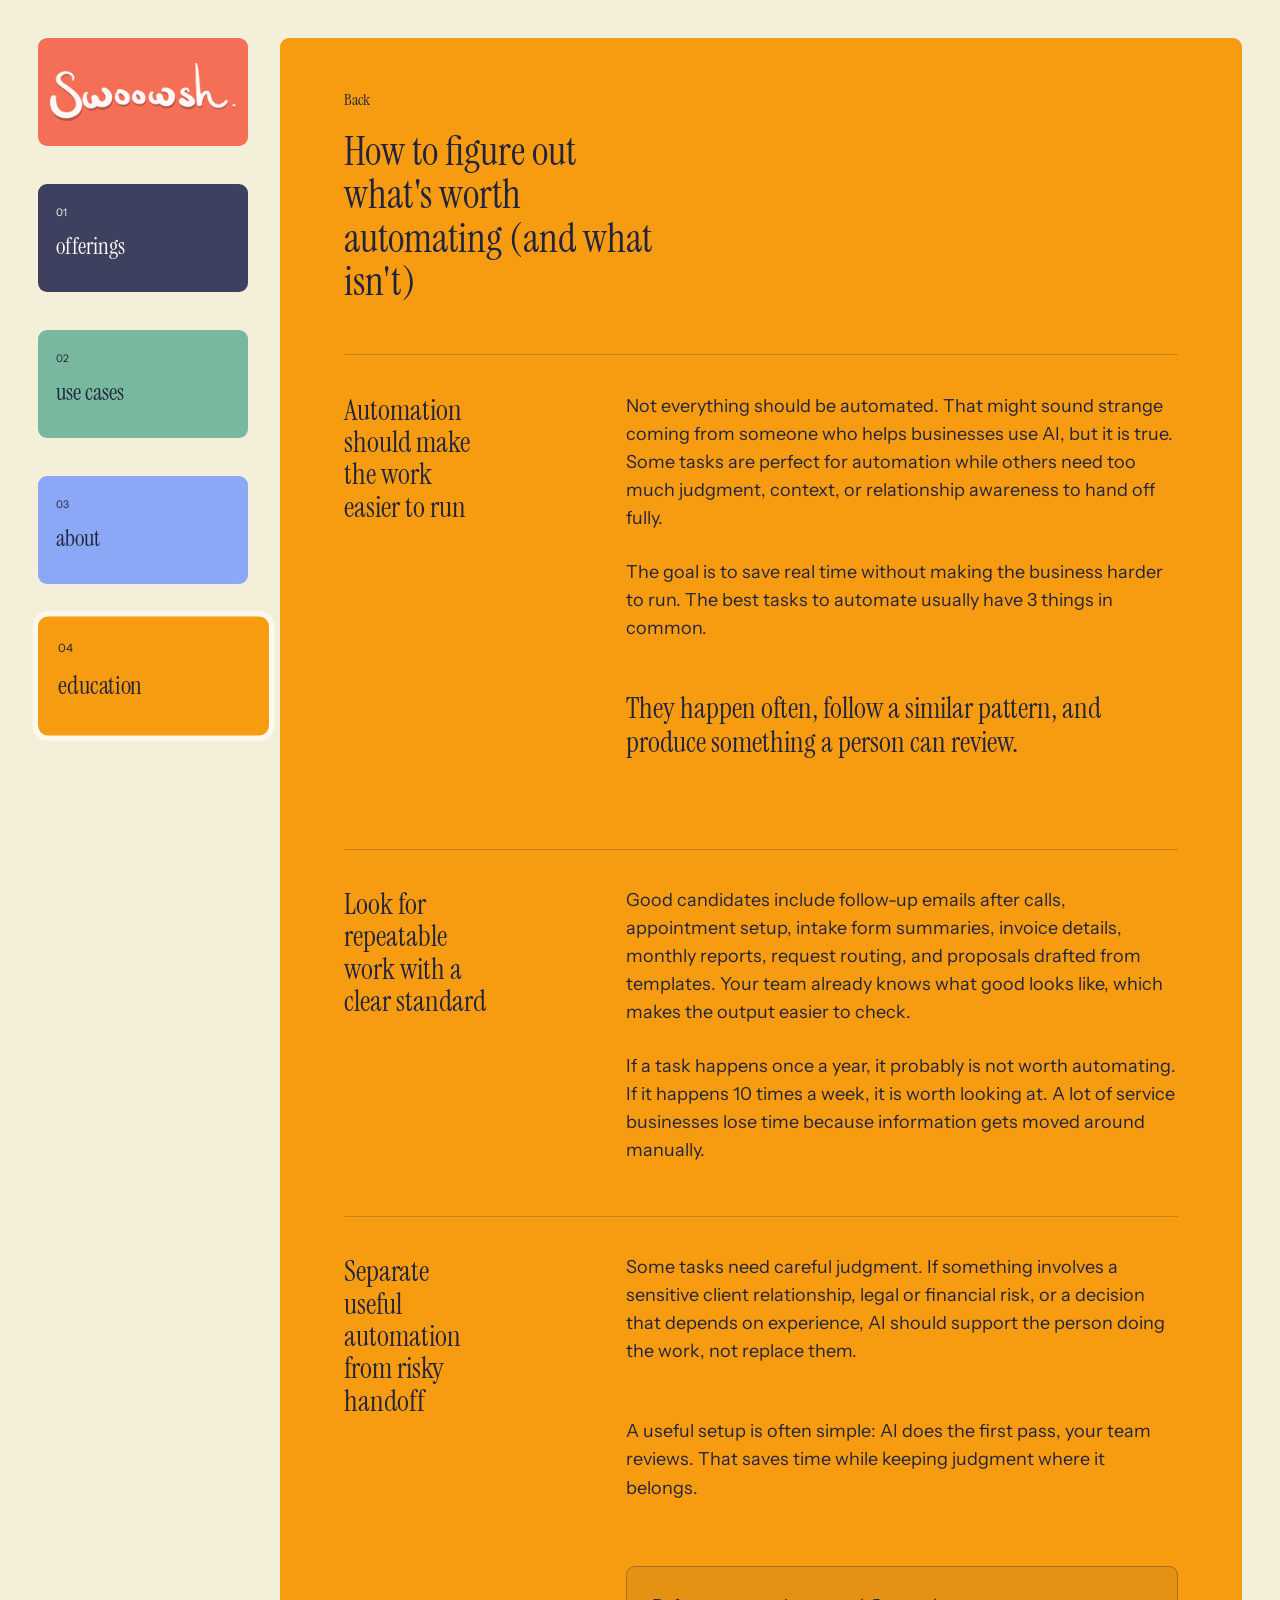
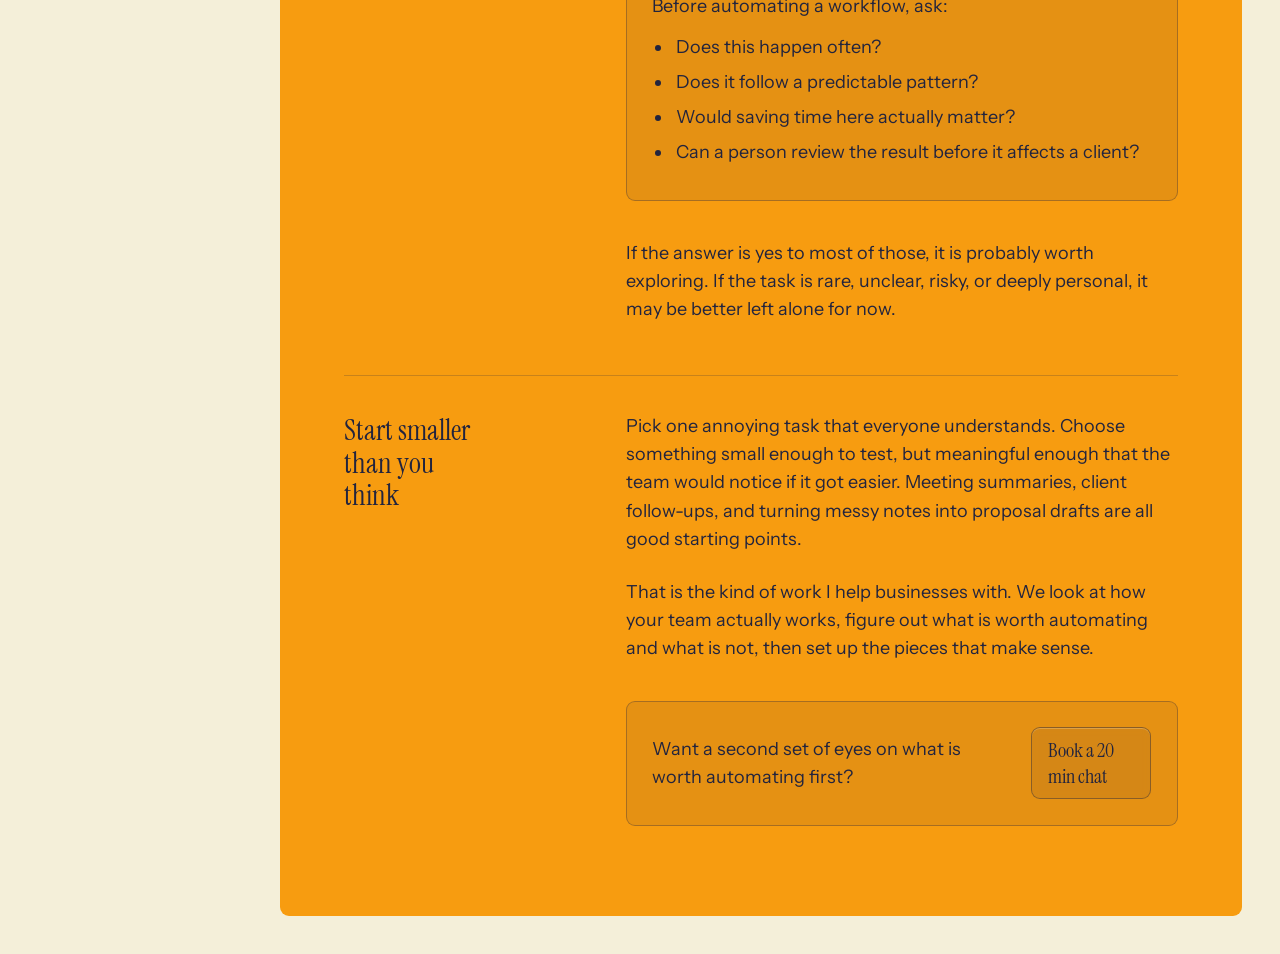
<file: worth-automating.html>
<!doctype html>
<html lang="en">
  <head>
    <meta charset="utf-8">
    <meta name="viewport" content="width=device-width, initial-scale=1">
    <meta http-equiv="Cache-Control" content="no-store">
    <meta http-equiv="Pragma" content="no-cache">
    <meta http-equiv="Expires" content="0">
    <title>What is worth automating | Swoowsh</title>
    <meta
      name="description"
      content="A practical guide to deciding which business workflows are worth automating with AI and which should stay human-led."
    >
    <link rel="preconnect" href="https://fonts.googleapis.com">
    <link rel="preconnect" href="https://fonts.gstatic.com" crossorigin>
    <link
      href="https://fonts.googleapis.com/css2?family=Instrument+Sans:wght@400;500;600;700&family=Instrument+Serif:ital@0;1&display=swap"
      rel="stylesheet"
    >
    <link rel="icon" type="image/png" href="assets/favicon.png?v=20260526-07">
    <link rel="stylesheet" href="styles.css?v=20260526-07">
  </head>
  <body>
    <a class="skip-link" href="#article">Skip to content</a>

    <nav class="rail" aria-label="Primary navigation">
      <a class="brand-mark" href="index.html#offerings" aria-label="Swoowsh home">
        <img src="assets/swoowsh-logo-cropped.png" alt="Swoowsh.">
      </a>
      <button class="mobile-nav-toggle" type="button" aria-expanded="false" aria-controls="primary-menu">
        <span class="mobile-nav-label">Menu</span>
        <span aria-hidden="true">⌄</span>
      </button>
      <div id="primary-menu" class="rail-menu">
        <a class="rail-link rail-link-offerings" href="index.html#work-together"><span>01</span> offerings</a>
        <a class="rail-link rail-link-use-cases" href="index.html#use-cases"><span>02</span> use cases</a>
        <a class="rail-link rail-link-about" href="index.html#about"><span>03</span> about</a>
        <a class="rail-link rail-link-education is-active" href="index.html#education"><span>04</span> education</a>
      </div>
    </nav>

    <main id="article" class="article-page">
      <article class="article-panel">
        <a class="back-link" href="index.html#education">Back</a>
        <h1>How to figure out what's worth automating (and what isn't)</h1>
        <section class="article-section">
          <h2>Automation should make the work easier to run</h2>
          <p>
            Not everything should be automated. That might sound strange coming from someone who helps
            businesses use AI, but it is true. Some tasks are perfect for automation while others need
            too much judgment, context, or relationship awareness to hand off fully.
          </p>
          <p>
            The goal is to save real time without making the business harder to run. The best tasks to
            automate usually have 3 things in common.
          </p>
          <p class="article-pull-quote">
            They happen often, follow a similar pattern, and produce something a person can review.
          </p>
        </section>
        <section class="article-section">
          <h2>Look for repeatable work with a clear standard</h2>
          <p>
            Good candidates include follow-up emails after calls, appointment setup, intake form
            summaries, invoice details, monthly reports, request routing, and proposals drafted from
            templates. Your team already knows what good looks like, which makes the output easier to
            check.
          </p>
          <p>
            If a task happens once a year, it probably is not worth automating. If it happens 10 times
            a week, it is worth looking at. A lot of service businesses lose time because information
            gets moved around manually.
          </p>
        </section>
        <section class="article-section">
          <h2>Separate useful automation from risky handoff</h2>
          <p>
            Some tasks need careful judgment. If something involves a sensitive client relationship,
            legal or financial risk, or a decision that depends on experience, AI should support the
            person doing the work, not replace them.
          </p>
          <p>
            A useful setup is often simple: AI does the first pass, your team reviews. That saves time
            while keeping judgment where it belongs.
          </p>
          <div class="article-note">
            <p>Before automating a workflow, ask:</p>
            <ul>
              <li>Does this happen often?</li>
              <li>Does it follow a predictable pattern?</li>
              <li>Would saving time here actually matter?</li>
              <li>Can a person review the result before it affects a client?</li>
            </ul>
          </div>
          <p>
            If the answer is yes to most of those, it is probably worth exploring. If the task is rare,
            unclear, risky, or deeply personal, it may be better left alone for now.
          </p>
        </section>
        <section class="article-section">
          <h2>Start smaller than you think</h2>
          <p>
            Pick one annoying task that everyone understands. Choose something small enough to test,
            but meaningful enough that the team would notice if it got easier. Meeting summaries,
            client follow-ups, and turning messy notes into proposal drafts are all good starting points.
          </p>
          <p>
            That is the kind of work I help businesses with. We look at how your team actually works,
            figure out what is worth automating and what is not, then set up the pieces that make sense.
          </p>
        </section>
        <div class="article-note article-cta">
          <p>Want a second set of eyes on what is worth automating first?</p>
          <a class="button button-light" href="https://calendar.app.google/s9gJ3HXkcS8mfSuB8">Book a 20 min chat</a>
        </div>
      </article>
    </main>
    <script src="script.js?v=20260526-07"></script>
  </body>
</html>
</file>
<file: styles.css>
:root {
  --paper: #f4efd9;
  --ink: #fffaf0;
  --ink-dark: #22243e;
  --navy: #3d405f;
  --coral: #f46f56;
  --sage: #78b89f;
  --gold: #f79c10;
  --periwinkle: #8aa8f5;
  --blue-line: #13a7e8;
  --button-glass-bg: color-mix(in srgb, currentColor 8%, transparent);
  --button-glass-bg-hover: color-mix(in srgb, currentColor 15%, transparent);
  --button-glass-border: color-mix(in srgb, currentColor 42%, transparent);
  --button-glass-highlight: color-mix(in srgb, var(--ink) 22%, transparent);
  --focus-ring: color-mix(in srgb, var(--ink) 80%, transparent);
  --rail-width: 280px;
  --rail-pad: 38px;
  --section-gap: 34px;
  --panel-radius: 9px;
  --rail-tile-width: 210px;
  --rail-tile-height: 108px;
  --rail-active-scale: 1.1;
  --container-gap: 34px;
  --content-gap: 34px;
  --hero-copy-gap: clamp(22px, 2.1vw, 34px);
  --hero-stack-gap: clamp(38px, 3.5vw, 58px);
  --font-serif: "Instrument Serif", Georgia, serif;
  --font-sans: "Instrument Sans", Arial, sans-serif;
  --type-h1: clamp(40px, 3.35vw, 64px);
  --type-h2: clamp(30px, 2.6vw, 48px);
  --type-h3: clamp(24px, 2vw, 36px);
  --type-body: clamp(16px, 1.08vw, 18px);
  --type-article: clamp(18px, 1.15vw, 21px);
  --type-subscript: clamp(10px, 0.82vw, 13px);
  --type-button: clamp(18px, 1.55vw, 25px);
  --leading-display: 1.08;
  --leading-body: 1.5;
  --leading-compact: 1.32;
  --measure-body: 62ch;
  --measure-wide: 74ch;
  --measure-article: 66ch;
  --article-sidebar: clamp(180px, 17vw, 270px);
}

/* Type system:
   h1/display = Instrument Serif var(--type-h1)
   h2/section titles = Instrument Serif var(--type-h2)
   h3/content headings = Instrument Serif var(--type-h3)
   body = Instrument Sans var(--type-body), long-form articles use var(--type-article)
   subscript/kicker = Instrument Sans var(--type-subscript)
   buttons = Instrument Serif var(--type-button)
*/

* {
  box-sizing: border-box;
}

html {
  scroll-behavior: smooth;
}

body {
  margin: 0;
  background: var(--paper);
  color: var(--ink);
  font-family: var(--font-sans);
}

a {
  color: inherit;
}

.section-label {
  display: none !important;
}

.skip-link {
  background: var(--navy);
  color: var(--ink);
  left: 16px;
  padding: 10px 12px;
  position: fixed;
  top: 16px;
  transform: translateY(-160%);
  z-index: 30;
}

.skip-link:focus {
  transform: translateY(0);
}

.rail {
  background: var(--paper);
  bottom: 0;
  display: flex;
  flex-direction: column;
  gap: 38px;
  left: 0;
  padding: var(--rail-pad);
  position: fixed;
  top: 0;
  width: var(--rail-width);
  z-index: 20;
}

.rail-menu {
  display: flex;
  flex-direction: column;
  gap: 38px;
}

.brand-mark,
.rail-link {
  border-radius: var(--panel-radius);
  flex: 0 0 auto;
  text-decoration: none;
  transform-origin: left center;
  transition: box-shadow 160ms ease, transform 160ms ease;
  width: var(--rail-tile-width);
}

.brand-mark {
  align-items: center;
  background: var(--coral);
  color: var(--ink-dark);
  display: flex;
  min-height: var(--rail-tile-height);
  justify-content: center;
  padding: 16px 12px;
}

.brand-mark img {
  display: block;
  height: auto;
  max-height: 100%;
  object-fit: contain;
  width: 100%;
}

.rail-link {
  background: var(--navy);
  color: var(--ink);
  display: grid;
  font-family: var(--font-serif);
  font-size: clamp(22px, 1.8vw, 30px);
  line-height: 1.03;
  min-height: var(--rail-tile-height);
  padding: 24px 18px 16px;
}

.rail-link span {
  font-family: var(--font-sans);
  font-size: var(--type-subscript);
  line-height: 1;
}

.rail-link-offerings {
  background: var(--navy);
}

.rail-link-use-cases {
  background: var(--sage);
  color: var(--ink-dark);
}

.rail-link-education {
  background: var(--gold);
  color: var(--ink-dark);
}

.rail-link-about {
  background: var(--periwinkle);
  color: var(--ink-dark);
}

.mobile-nav-toggle {
  display: none;
}

.brand-mark:hover,
.brand-mark:focus-visible {
  outline: 3px solid var(--focus-ring);
  outline-offset: 3px;
}

.brand-mark.is-active,
.rail-link.is-active {
  transform: scale(var(--rail-active-scale));
  z-index: 2;
}

.brand-mark.is-active,
.rail-link.is-active,
.rail-link:hover,
.rail-link:focus-visible {
  box-shadow: 0 0 0 5px var(--focus-ring);
}

main {
  padding-left: var(--rail-width);
  padding-bottom: var(--rail-pad);
  padding-top: var(--rail-pad);
}

.page {
  background: var(--paper);
  padding: 0 var(--rail-pad) 0 0;
  position: relative;
}

.page + .page {
  margin-top: var(--section-gap);
}

h1,
h2,
h3,
p {
  margin-top: 0;
}

h1,
h2,
h3,
.button,
.back-link,
.question-list h3,
.question-list span {
  font-family: var(--font-serif);
  font-weight: 400;
  letter-spacing: 0;
}

h1 {
  font-size: var(--type-h1);
  line-height: var(--leading-display);
  margin-bottom: 24px;
  max-width: 720px;
}

h1 span {
  display: block;
}

h2 {
  font-size: var(--type-h2);
  line-height: var(--leading-display);
}

h3 {
  font-size: var(--type-h3);
  line-height: var(--leading-display);
}

p {
  font-family: var(--font-sans);
  font-size: var(--type-body);
  line-height: var(--leading-body);
}

.hero-panel {
  align-content: center;
  align-items: center;
  background: var(--coral);
  border-radius: var(--panel-radius);
  color: var(--ink-dark);
  display: grid;
  gap: var(--hero-stack-gap);
  grid-template-columns: 1fr;
  min-height: clamp(590px, 54vw, 795px);
  padding: clamp(42px, 5vw, 72px) clamp(36px, 4.6vw, 64px);
  text-align: center;
}

.eyebrow {
  display: none;
}

.hero-copy {
  display: grid;
  gap: var(--hero-copy-gap);
  justify-items: center;
  justify-self: center;
  max-width: 980px;
  padding-top: 0;
  text-align: center;
  width: 100%;
}

.hero-copy h1 {
  margin-bottom: 0;
  margin-left: auto;
  margin-right: auto;
  text-align: center;
}

.hero-copy h1 span {
  text-align: center;
}

.hero-copy p {
  margin-bottom: 0;
  margin-left: auto;
  margin-right: auto;
  max-width: 720px;
}

.hero-action {
  display: grid;
  gap: var(--hero-stack-gap);
  justify-items: center;
  justify-self: center;
  max-width: 520px;
  position: relative;
  text-align: center;
  width: 100%;
}

.hero-action p {
  font-size: var(--type-body);
  line-height: var(--leading-compact);
  margin-bottom: 0;
  max-width: 500px;
}

.hero-cta-wrap {
  display: inline-flex;
  position: relative;
}

.button,
.question-list span {
  align-items: center;
  background: var(--button-glass-bg);
  border: 1px solid var(--button-glass-border);
  border-radius: var(--panel-radius);
  box-shadow: inset 0 1px 0 var(--button-glass-highlight);
  backdrop-filter: blur(4px);
}

.button {
  display: inline-flex;
  font-size: var(--type-button);
  justify-content: center;
  min-height: 46px;
  padding: 9px 16px;
  text-decoration: none;
}

.hero-action .button {
  font-size: clamp(24px, 2vw, 34px);
  min-height: 58px;
  padding: 13px 24px;
}

.button:hover,
.button:focus-visible,
.question-list a:hover span,
.question-list a:focus-visible span {
  background: var(--button-glass-bg-hover);
}

.pin {
  display: inline-block;
  filter: saturate(1.2);
  font-family: "Apple Color Emoji", "Segoe UI Emoji", sans-serif;
  font-size: clamp(41px, 4vw, 59px);
  line-height: 1;
  pointer-events: none;
  position: absolute;
  text-shadow: 0 4px 8px rgba(61, 64, 95, 0.2);
  transform: rotate(-21deg) scaleX(-1);
  z-index: 30;
}

.pin-hero {
  left: -42px;
  top: -25px;
}

.stacked-cards {
  align-content: start;
  display: grid;
  gap: var(--container-gap);
  grid-template-columns: repeat(3, minmax(0, 1fr));
  width: 100%;
}

.offering-card {
  background: var(--navy);
  border-radius: var(--panel-radius);
  padding: clamp(23px, 2.55vw, 34px);
}

.intro-card {
  grid-column: 1 / -1;
  max-width: none;
  min-height: 86px;
  padding-block: 24px;
  width: 100%;
}

.offering-card h2,
.offering-card h3 {
  margin-bottom: 12px;
}

.offering-card p {
  max-width: var(--measure-wide);
}

.offering-card em {
  font-style: italic;
}

.offering-card ul {
  display: grid;
  gap: 10px;
  font-size: var(--type-body);
  line-height: var(--leading-body);
  list-style: none;
  margin: 0 0 22px;
  max-width: var(--measure-body);
  padding: 0;
}

.offering-card li::before {
  content: "";
}

.format-line {
  margin-bottom: 0;
}

.note-card {
  background: var(--navy);
  border-radius: var(--panel-radius);
  font-family: var(--font-sans);
  font-size: var(--type-body);
  line-height: var(--leading-body);
  margin-left: 0;
  margin-top: var(--container-gap);
  max-width: none;
  padding: clamp(23px, 2.55vw, 34px);
  position: relative;
  width: 100%;
}

.pin-note {
  left: -42px;
  top: -25px;
}

.use-case-panel {
  background: var(--sage);
  border-radius: var(--panel-radius);
  color: var(--ink-dark);
  padding: clamp(34px, 4.4vw, 66px);
  width: 100%;
}

.use-case-panel h2 {
  margin-bottom: clamp(34px, 5vw, 58px);
}

.kicker {
  font-family: var(--font-sans);
  font-size: clamp(13px, 1.05vw, 16px);
  font-weight: 700;
  line-height: 1.2;
  margin-bottom: 16px;
  opacity: 0.9;
}

.use-case-grid {
  display: grid;
  gap: clamp(34px, 4vw, 58px) clamp(38px, 5vw, 72px);
  grid-template-columns: repeat(3, minmax(0, 1fr));
}

.use-case-item {
  display: grid;
  grid-template-rows: auto auto 1fr;
}

.use-case-item h3 {
  margin-bottom: 18px;
}

.use-case-item p:not(.kicker) {
  margin: 0;
}

.quote-card {
  align-items: center;
  background: var(--sage);
  border-radius: var(--panel-radius);
  color: var(--ink-dark);
  display: grid;
  gap: 24px;
  grid-template-columns: minmax(0, 1fr) auto;
  margin-top: var(--container-gap);
  max-width: none;
  padding: 28px 34px;
  position: relative;
  width: 100%;
}

.quote-card p {
  margin-bottom: 0;
  max-width: var(--measure-wide);
}

.quote-card .button {
  justify-self: end;
}

.pin-quote {
  left: -42px;
  top: -25px;
}

.proof-strip {
  background: var(--navy);
  border-radius: var(--panel-radius);
  color: var(--ink);
  display: grid;
  gap: clamp(24px, 3vw, 38px);
  margin-top: var(--container-gap);
  padding: clamp(30px, 3.8vw, 56px);
  width: 100%;
}

.proof-heading {
  max-width: 760px;
}

.proof-heading h2 {
  margin-bottom: 0;
}

.proof-heading p {
  margin: 0;
  max-width: 48ch;
}

.proof-grid {
  display: grid;
  align-items: start;
  gap: clamp(14px, 1.4vw, 20px);
  grid-template-columns: repeat(4, minmax(0, 1fr));
}

.proof-card {
  background: color-mix(in srgb, var(--ink) 7%, transparent);
  border: 1px solid color-mix(in srgb, var(--ink) 24%, transparent);
  border-radius: var(--panel-radius);
  display: grid;
  grid-template-rows: clamp(150px, 12vw, 190px) auto;
  margin: 0;
  overflow: hidden;
}

.proof-card img {
  display: block;
  height: 100%;
  object-fit: cover;
  object-position: center top;
  width: 100%;
}

.proof-card figcaption {
  align-content: start;
  display: grid;
  gap: 8px;
  font-size: clamp(13px, 0.95vw, 15px);
  line-height: 1.38;
  padding: clamp(16px, 1.45vw, 20px);
}

.proof-card figcaption span {
  font-family: var(--font-sans);
  font-size: clamp(13px, 1vw, 16px);
  font-weight: 700;
  line-height: 1.2;
  text-transform: none;
}

.education-panel,
.article-panel {
  background: var(--gold);
  border-radius: var(--panel-radius);
  color: var(--ink-dark);
  padding: clamp(30px, 3.8vw, 52px);
}

.education-panel {
  align-content: start;
  display: grid;
  min-height: clamp(560px, 48vw, 720px);
  width: 100%;
}

.education-panel h2 {
  margin-bottom: clamp(54px, 6vw, 78px);
  max-width: none;
  white-space: nowrap;
}

.question-list {
  display: grid;
  column-gap: clamp(34px, 5vw, 70px);
  row-gap: clamp(30px, 4vw, 48px);
  grid-template-columns: repeat(2, minmax(0, 1fr));
}

.question-list a {
  align-items: start;
  background: color-mix(in srgb, currentColor 6%, transparent);
  border: 1px solid color-mix(in srgb, currentColor 22%, transparent);
  border-radius: var(--panel-radius);
  box-shadow: inset 0 1px 0 color-mix(in srgb, var(--ink) 18%, transparent);
  display: grid;
  column-gap: clamp(22px, 3vw, 34px);
  grid-template-columns: minmax(0, 1fr) auto;
  min-height: clamp(188px, 15vw, 230px);
  padding: clamp(20px, 2.3vw, 32px);
  row-gap: clamp(18px, 2vw, 26px);
  text-decoration: none;
  transition: background-color 180ms ease, border-color 180ms ease, box-shadow 180ms ease, transform 180ms ease;
}

.question-list span {
  font-size: var(--type-button);
  grid-column: 2;
  grid-row: 1;
  justify-self: end;
  line-height: 1;
  min-width: 132px;
  padding: 12px 16px;
  text-align: center;
}

.question-list a:hover,
.question-list a:focus-visible {
  background: color-mix(in srgb, currentColor 11%, transparent);
  border-color: color-mix(in srgb, currentColor 36%, transparent);
  box-shadow: inset 0 1px 0 color-mix(in srgb, var(--ink) 28%, transparent), 0 12px 28px color-mix(in srgb, var(--ink-dark) 12%, transparent);
  transform: translateY(-2px);
}

.question-list h3 {
  display: block;
  grid-column: 1;
  line-height: var(--leading-display);
  margin-top: -2px;
}

.question-list p {
  grid-column: 1;
  margin: 0;
  max-width: 43ch;
}

.about-wrap {
  display: grid;
  align-items: stretch;
  gap: var(--container-gap);
  grid-template-columns: minmax(0, 1fr) minmax(285px, 31%);
}

.about-grid {
  align-items: center;
  background: var(--periwinkle);
  border-radius: var(--panel-radius);
  color: var(--ink-dark);
  display: grid;
  gap: clamp(24px, 3vw, 42px);
  grid-template-columns: minmax(0, 1fr) minmax(220px, 32%);
  min-height: clamp(470px, 42vw, 560px);
  padding: clamp(26px, 3.2vw, 44px);
  width: 100%;
}

.about-copy h2 {
  margin-bottom: clamp(26px, 4vw, 44px);
}

.about-copy p {
  line-height: 1.42;
  margin-bottom: clamp(26px, 3.5vw, 42px);
  max-width: var(--measure-body);
}

.about-copy p:last-child {
  margin-bottom: 0;
}

.serif-emphasis {
  display: inline-block;
  font-family: var(--font-serif);
  font-size: 1.55em;
  line-height: 0.82;
  margin: 0.08em 0;
  vertical-align: -0.06em;
}

.portrait-card {
  margin: 0;
}

.portrait-card img {
  border-radius: var(--panel-radius);
  display: block;
  width: 100%;
}

.cta-band {
  align-items: start;
  background: var(--periwinkle);
  border-radius: var(--panel-radius);
  color: var(--ink-dark);
  display: grid;
  gap: clamp(38px, 5vw, 70px);
  grid-template-rows: auto minmax(0, 1fr);
  min-height: clamp(470px, 42vw, 560px);
  padding: clamp(36px, 3.6vw, 50px) clamp(28px, 3.2vw, 40px);
  position: relative;
  width: 100%;
}

.pin-cta {
  left: -42px;
  top: -25px;
}

.cta-band h2 {
  margin-bottom: 28px;
}

.cta-band p {
  margin-bottom: 0;
}

.cta-actions {
  display: grid;
  align-self: end;
  gap: 22px;
  justify-items: start;
  text-align: left;
}

.cta-actions > a:not(.button) {
  font-size: clamp(16px, 1.35vw, 20px);
  line-height: 1.2;
  max-width: 300px;
  text-decoration: none;
}

main.article-page {
  background: var(--paper);
  min-height: 100vh;
  padding: var(--rail-pad) var(--rail-pad) var(--rail-pad) var(--rail-width);
}

.article-panel {
  min-height: calc(100vh - (var(--rail-pad) * 2));
  padding: clamp(44px, 4vw, 70px) clamp(42px, 5vw, 70px);
}

.article-panel h1 {
  font-size: clamp(40px, 3vw, 58px);
  margin-bottom: clamp(36px, 4vw, 62px);
  max-width: 18ch;
}

.article-panel p {
  font-size: var(--type-article);
  line-height: 1.56;
  margin-bottom: clamp(20px, 2vw, 30px);
  max-width: var(--measure-article);
}

.article-panel p:last-child {
  margin-bottom: 0;
}

.article-panel ul {
  font-size: var(--type-article);
  line-height: 1.5;
  margin: -8px 0 clamp(24px, 2vw, 34px);
  max-width: var(--measure-article);
  padding-left: 1.15em;
}

.article-panel li {
  margin: 0 0 8px;
  padding-left: 0.15em;
}

.article-pull-quote {
  font-family: var(--font-serif);
  font-size: clamp(29px, 2.1vw, 40px) !important;
  line-height: 1.18 !important;
  margin-bottom: clamp(28px, 3vw, 46px) !important;
  margin-top: clamp(14px, 1.8vw, 24px);
  max-width: 18ch;
}

.article-section {
  border-top: 1px solid color-mix(in srgb, currentColor 22%, transparent);
  display: grid;
  column-gap: clamp(34px, 5vw, 76px);
  grid-template-columns: var(--article-sidebar) minmax(0, var(--measure-article));
  margin-top: clamp(34px, 4vw, 58px);
  padding-top: clamp(26px, 3vw, 42px);
}

.article-section h2 {
  font-size: clamp(29px, 2.1vw, 40px);
  line-height: 1.12;
  margin-bottom: 0;
  max-width: 11ch;
}

.article-section:first-of-type {
  margin-top: 0;
}

.article-section > p,
.article-section > ul,
.article-section > .article-note {
  grid-column: 2;
}

.article-section > p:first-of-type,
.article-section > .article-note:first-child {
  margin-top: -0.1em;
}

.article-note {
  background: color-mix(in srgb, currentColor 8%, transparent);
  border: 1px solid color-mix(in srgb, currentColor 32%, transparent);
  border-radius: var(--panel-radius);
  margin: clamp(30px, 3vw, 44px) 0;
  max-width: var(--measure-article);
  padding: clamp(18px, 2vw, 26px);
}

.article-note p {
  margin-bottom: 14px;
}

.article-note p:last-child {
  margin-bottom: 0;
}

.article-note ul {
  margin: 0;
}

.article-cta {
  display: flex;
  align-items: center;
  justify-content: space-between;
  gap: var(--content-gap);
  margin-left: calc(var(--article-sidebar) + clamp(34px, 5vw, 76px));
}

.article-cta p {
  margin: 0;
  max-width: 42ch;
}

.back-link {
  display: inline-block;
  font-size: var(--type-body);
  margin-bottom: 20px;
  text-decoration: none;
}

@media (max-width: 1050px) {
  :root {
    --rail-width: 214px;
    --rail-pad: 28px;
    --rail-tile-width: 146px;
    --rail-tile-height: 84px;
    --rail-active-scale: 1.12;
  }

  .brand-mark,
  .rail-link {
    width: var(--rail-tile-width);
  }

  .rail {
    gap: 24px;
  }

  .rail-menu {
    gap: 24px;
  }

  .article-section {
    grid-template-columns: minmax(0, 1fr);
  }

  .article-section h2,
  .article-section > p,
  .article-section > ul,
  .article-section > .article-note {
    grid-column: 1;
  }

  .article-section h2 {
    margin-bottom: clamp(18px, 2vw, 26px);
    max-width: var(--measure-article);
  }

  .article-section > p:first-of-type,
  .article-section > .article-note:first-child {
    margin-top: 0;
  }

  .article-cta {
    margin-left: 0;
  }

  .hero-panel {
    grid-template-columns: 1fr;
  }

  .stacked-cards {
    grid-template-columns: 1fr;
  }

  .education-panel {
    margin-left: 0;
  }

  .education-panel h2 {
    white-space: normal;
  }

  .use-case-panel,
  .quote-card {
    margin-left: 0;
  }

  .use-case-grid {
    grid-template-columns: repeat(2, minmax(0, 1fr));
  }

  .proof-heading {
    max-width: none;
  }

  .proof-grid {
    grid-template-columns: repeat(2, minmax(0, 1fr));
  }

  .question-list {
    column-gap: 44px;
  }
}

@media (max-width: 1300px) {
  .about-grid {
    align-items: start;
    grid-template-columns: 1fr;
  }

  .portrait-card {
    justify-self: center;
    max-width: min(420px, 100%);
  }
}

@media (max-width: 820px) {
  .rail {
    bottom: auto;
    flex-direction: row;
    gap: 8px;
    overflow: visible;
    padding: 10px;
    right: 0;
    width: auto;
  }

  .brand-mark,
  .rail-link {
    flex: 0 0 auto;
    height: 58px;
    min-height: 58px;
    width: 92px;
  }

  .brand-mark {
    padding: 8px;
  }

  .mobile-nav-toggle {
    align-items: center;
    background: var(--navy);
    border: 0;
    border-radius: var(--panel-radius);
    color: var(--ink);
    cursor: pointer;
    display: flex;
    flex: 1 1 auto;
    font-family: var(--font-serif);
    font-size: 22px;
    gap: 10px;
    height: 58px;
    justify-content: space-between;
    min-width: 0;
    padding: 12px 16px;
  }

  .rail:has(.brand-mark.is-active) .mobile-nav-toggle {
    background: var(--coral);
    color: var(--ink-dark);
  }

  .rail.theme-home .mobile-nav-toggle {
    background: var(--coral);
    color: var(--ink-dark);
  }

  .rail:has(.rail-link-offerings.is-active) .mobile-nav-toggle {
    background: var(--navy);
    color: var(--ink);
  }

  .rail.theme-offerings .mobile-nav-toggle {
    background: var(--navy);
    color: var(--ink);
  }

  .rail:has(.rail-link-use-cases.is-active) .mobile-nav-toggle {
    background: var(--sage);
    color: var(--ink-dark);
  }

  .rail.theme-use-cases .mobile-nav-toggle {
    background: var(--sage);
    color: var(--ink-dark);
  }

  .rail:has(.rail-link-education.is-active) .mobile-nav-toggle {
    background: var(--gold);
    color: var(--ink-dark);
  }

  .rail.theme-education .mobile-nav-toggle {
    background: var(--gold);
    color: var(--ink-dark);
  }

  .rail:has(.rail-link-about.is-active) .mobile-nav-toggle {
    background: var(--periwinkle);
    color: var(--ink-dark);
  }

  .rail.theme-about .mobile-nav-toggle {
    background: var(--periwinkle);
    color: var(--ink-dark);
  }

  .rail-menu {
    background: var(--paper);
    border-radius: var(--panel-radius);
    box-shadow: 0 16px 34px rgba(61, 64, 95, 0.22);
    display: none;
    gap: 8px;
    left: 10px;
    padding: 10px;
    position: absolute;
    right: 10px;
    top: calc(100% + 6px);
  }

  .rail.is-open .rail-menu {
    display: grid;
  }

  .rail-link {
    font-size: 15px;
    height: auto;
    min-height: 58px;
    padding: 11px 10px;
    transform-origin: center;
    width: 100%;
  }

  .brand-mark.is-active,
  .rail-link.is-active {
    transform: none;
  }

  .rail-link span {
    font-size: 11px;
  }

  main,
  main.article-page {
    padding: 78px 12px 12px;
  }

  .page {
    min-height: auto;
    padding: 0;
    scroll-margin-top: 84px;
  }

  .about-wrap {
    grid-template-columns: 1fr;
  }

  .hero-panel,
  .about-grid,
  .cta-band {
    grid-template-columns: 1fr;
  }

  .about-grid,
  .cta-band {
    min-height: auto;
  }

  .cta-actions {
    justify-self: start;
    text-align: left;
  }

  .stacked-cards {
    padding-right: 0;
  }

  .note-card {
    margin-top: var(--container-gap);
  }

  .pin-hero,
  .pin-note,
  .pin-quote,
  .pin-cta {
    left: 12px;
    top: -23px;
  }

  .question-list a {
    gap: 10px;
    grid-template-columns: 1fr;
  }

  .question-list {
    grid-template-columns: 1fr;
  }

  .question-list span {
    grid-column: 1;
    grid-row: auto;
    justify-self: start;
  }

  .question-list h3 {
    grid-column: 1;
    line-height: 1.04;
  }

  .question-list p {
    grid-column: 1;
    max-width: none;
    padding-top: 0;
  }

  .question-list a span {
    order: 3;
  }

  .portrait-card {
    aspect-ratio: 4 / 5;
    border-radius: var(--panel-radius);
    overflow: hidden;
  }

  .portrait-card img {
    height: 100%;
    object-fit: cover;
    object-position: 50% 42%;
  }

  .cta-band {
    grid-template-rows: auto minmax(90px, 1fr);
  }

  .cta-actions {
    align-self: end;
    margin-top: 0;
  }
}

@media (max-width: 620px) {
  :root {
    --type-h1: 38px;
    --type-h2: 31px;
    --type-h3: 27px;
    --type-body: 16px;
    --type-article: 17px;
    --type-button: 22px;
  }

  .hero-panel,
  .use-case-panel,
  .education-panel,
  .about-grid,
  .cta-band,
  .article-panel {
    padding: 28px 22px;
  }

  .use-case-grid {
    grid-template-columns: 1fr;
  }

  .use-case-item h3 {
    margin-bottom: 12px;
  }

  .quote-card {
    grid-template-columns: 1fr;
  }

  .quote-card .button {
    justify-self: start;
  }

  .proof-grid {
    grid-template-columns: 1fr;
  }

  .proof-card {
    grid-template-rows: minmax(0, 220px) auto;
  }

  .article-cta {
    align-items: flex-start;
    flex-direction: column;
  }
}
</file>
